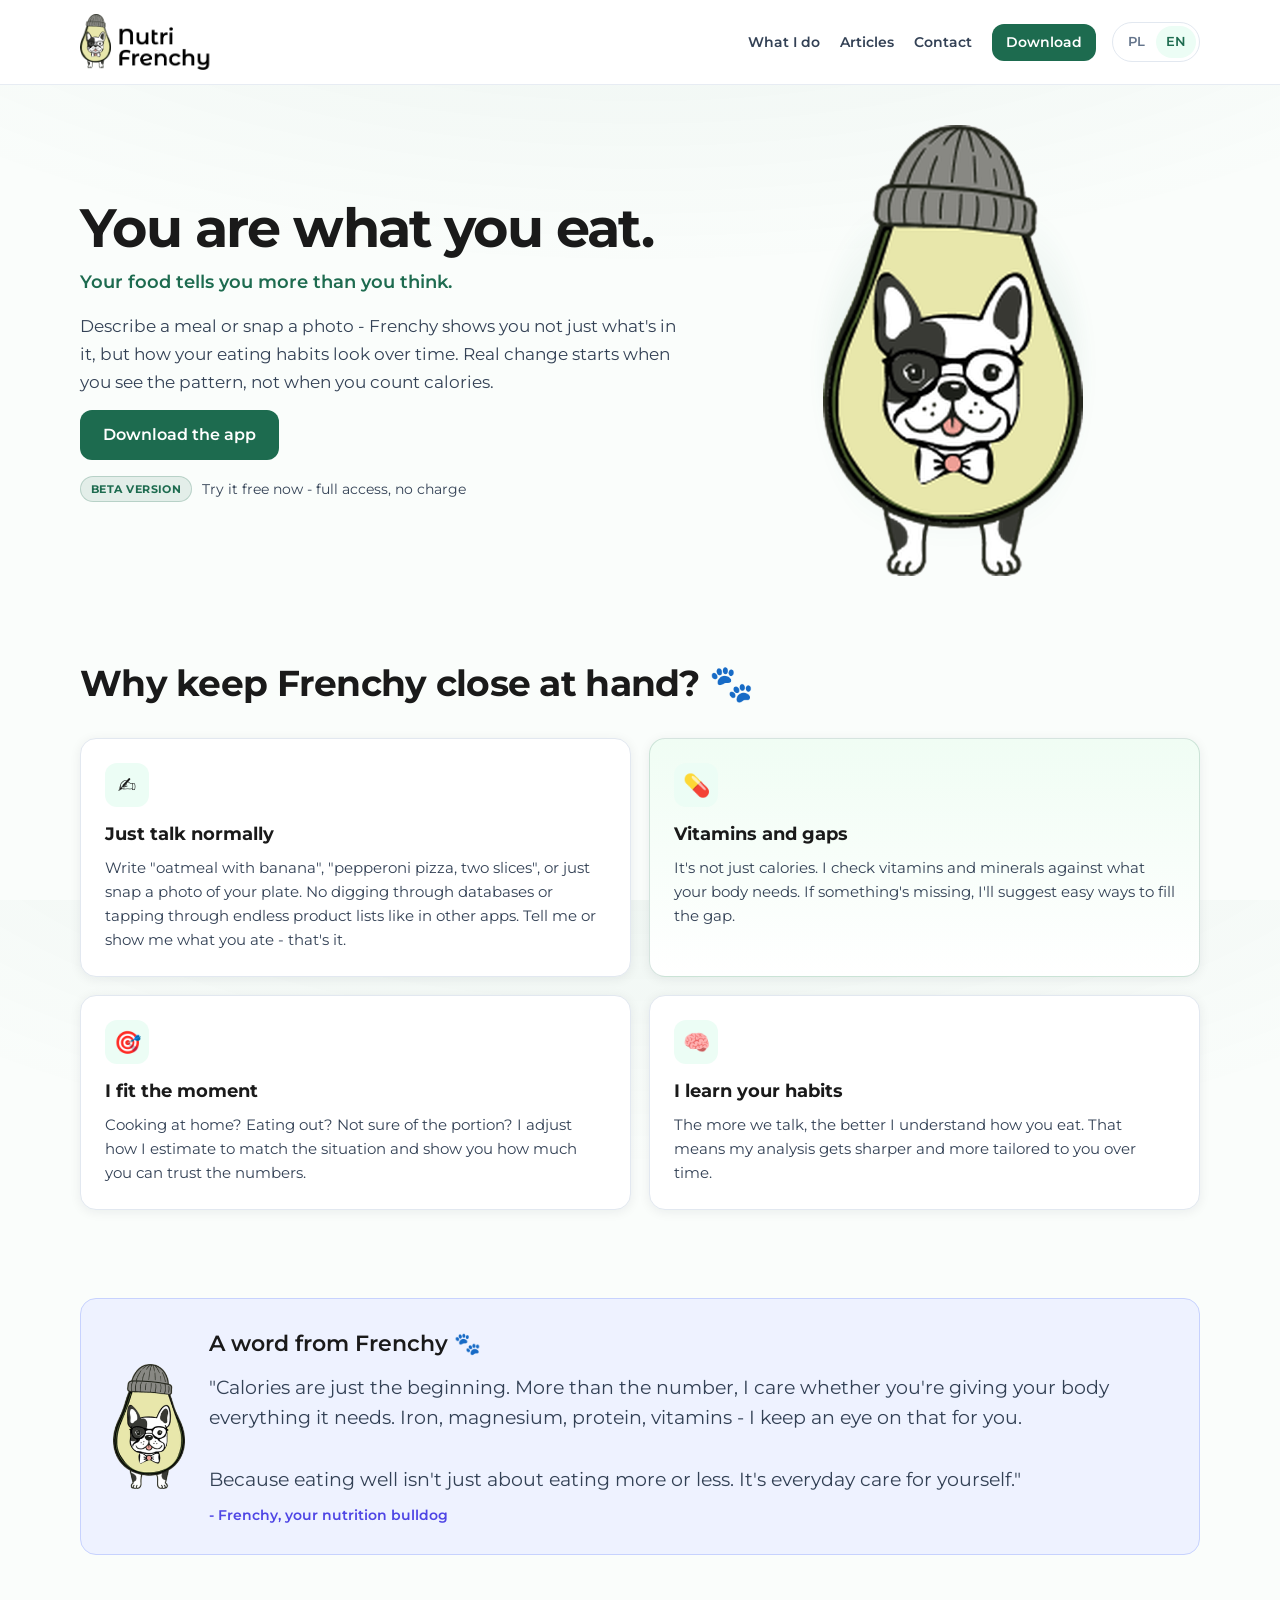
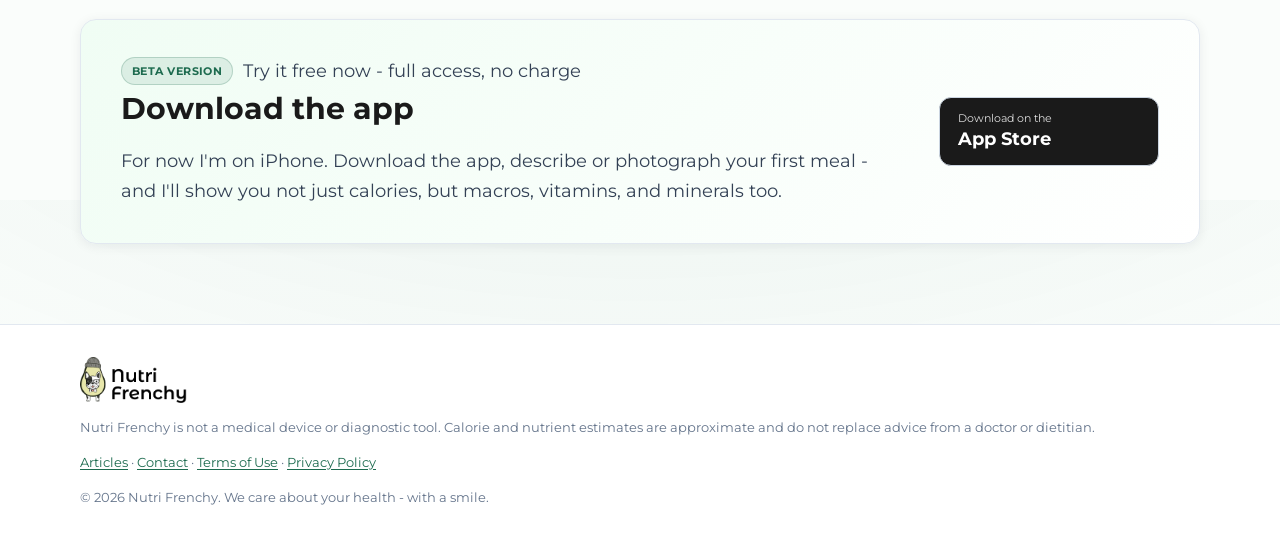
<file: index.html>
<!DOCTYPE html>
<html lang="pl">
<head>
  <meta charset="utf-8" />
  <meta name="viewport" content="width=device-width, initial-scale=1" />
  <meta name="description" content="Nutri Frenchy - aplikacja do liczenia kalorii, makroskładników, witamin i minerałów. Wpisuj posiłki tekstem i śledź niedobory prostym językiem." />
  <meta name="keywords" content="liczenie kalorii, makroskładniki, witaminy, minerały, odżywianie, dziennik posiłków, Nutri Frenchy, niedobory" />
  <meta name="author" content="Nutri Frenchy" />
  <meta name="robots" content="index, follow, max-image-preview:large, max-snippet:-1" />
  <meta name="theme-color" content="#1d6b4f" />
  <meta property="og:type" content="website" />
  <meta property="og:site_name" content="Nutri Frenchy" />
  <meta property="og:title" content="Nutri Frenchy - Twój buldog od kalorii i witamin" />
  <meta property="og:description" content="Liczenie kalorii i składników odżywczych prostym językiem. Analizuj posiłki, makro, witaminy i minerały." />
  <meta property="og:url" content="https://nutrifrenchy.org/" />
  <meta property="og:image" content="https://nutrifrenchy.org/assets/logo-wordmark.png" />
  <meta property="og:image:alt" content="Logo Nutri Frenchy" />
  <meta property="og:locale" content="pl_PL" />
  <meta property="og:locale:alternate" content="en_US" />
  <meta name="twitter:card" content="summary_large_image" />
  <meta name="twitter:title" content="Nutri Frenchy - Twój buldog od kalorii i witamin" />
  <meta name="twitter:description" content="Liczenie kalorii, makro i witamin prostym językiem." />
  <meta name="twitter:image" content="https://nutrifrenchy.org/assets/logo-wordmark.png" />
  <title>Nutri Frenchy - Twój buldog od kalorii i witamin</title>
  <link rel="canonical" href="https://nutrifrenchy.org/" />
  <link rel="alternate" hreflang="pl" href="https://nutrifrenchy.org/" />
  <link rel="alternate" hreflang="en" href="https://nutrifrenchy.org/?lang=en" />
  <link rel="alternate" hreflang="x-default" href="https://nutrifrenchy.org/" />
  <link rel="icon" href="/assets/favicon.png" type="image/png" />
  <link rel="preconnect" href="https://fonts.googleapis.com" />
  <link rel="preconnect" href="https://fonts.gstatic.com" crossorigin />
  <link href="https://fonts.googleapis.com/css2?family=Montserrat:wght@400;600;700&display=swap" rel="stylesheet" />
  <link rel="stylesheet" href="/styles.css?v=18" />
  <script type="application/ld+json">
    {
      "@context": "https://schema.org",
      "@graph": [
        {
          "@type": "WebSite",
          "name": "Nutri Frenchy",
          "url": "https://nutrifrenchy.org/",
          "inLanguage": ["pl", "en"],
          "description": "Aplikacja do analizy posiłków, kalorii, makroskładników, witamin i minerałów prostym językiem."
        },
        {
          "@type": "SoftwareApplication",
          "name": "Nutri Frenchy",
          "applicationCategory": "HealthApplication",
          "operatingSystem": "iOS",
          "description": "Dziennik posiłków z analizą kalorii, makro, witamin i minerałów. Wpisujesz posiłek tekstem - Frenchy tłumaczy go na wartości odżywcze.",
          "offers": {
            "@type": "Offer",
            "price": "0",
            "priceCurrency": "PLN"
          },
          "url": "https://nutrifrenchy.org/"
        }
      ]
    }
  </script>
</head>
<body>
  <header class="site-header">
    <div class="container header-inner">
      <a class="brand" href="#top" data-i18n-aria="a11y.home" aria-label="Nutri Frenchy - strona główna">
        <img src="/assets/logo-wordmark.png" alt="Nutri Frenchy" class="brand-logo brand-logo--wordmark" width="586" height="244" />
      </a>
      <div class="header-actions">
        <nav class="header-nav" data-i18n-aria="a11y.nav" aria-label="Nawigacja">
          <a href="/#features" data-nav="features" data-i18n="nav.features">Co potrafię</a>
          <a href="/articles" data-nav="articles" data-i18n="footer.articles">Artykuły</a>
          <a href="/contact" data-nav="contact" data-i18n="nav.contact">Kontakt</a>
          <a href="#beta" data-i18n="nav.beta" class="is-temporarily-hidden" hidden>Dołącz do rodziny</a>
          <a href="#" data-app-store-link data-nav="download" class="nav-cta" data-i18n="nav.download" target="_blank" rel="noopener noreferrer">Pobierz</a>
        </nav>
        <div class="lang-switch" role="group" data-i18n-aria="a11y.langSwitch" aria-label="Wybierz język">
          <button type="button" class="lang-btn lang-btn--active" data-lang="pl" aria-pressed="true">PL</button>
          <button type="button" class="lang-btn" data-lang="en" aria-pressed="false">EN</button>
        </div>
      </div>
    </div>
  </header>

  <main id="top">
    <section class="hero">
      <div class="container hero-grid">
        <div class="hero-copy">
          <h1 data-i18n="hero.title1">Jesteś tym, co jesz.</h1>
          <p class="hero-intro" data-i18n="hero.intro">
            Twoje jedzenie mówi więcej, niż myślisz.
          </p>
          <p class="hero-lead" data-i18n="hero.lead">
            Opisz posiłek albo zrób zdjęcie - Frenchy pokaże nie tylko co w nim jest, ale też jak Twoje nawyki żywieniowe wyglądają w czasie. Bo prawdziwa zmiana zaczyna się od zobaczenia wzorca, nie od liczenia kalorii.
          </p>
          <div class="hero-actions">
            <a class="btn btn-primary" href="#" data-app-store-link data-i18n="hero.ctaDownload" target="_blank" rel="noopener noreferrer">Pobierz aplikację</a>
            <a class="btn btn-outline is-temporarily-hidden" href="#beta" data-i18n="hero.ctaBeta" hidden>Dołącz do rodziny</a>
          </div>
          <p class="beta-promo beta-promo--hero">
            <span class="beta-badge" data-i18n="betaPromo.badge">Wersja beta</span>
            <span data-i18n="betaPromo.pitch">Testuj już teraz za darmo - pełna wersja bez opłat</span>
          </p>
        </div>
        <div class="hero-visual" aria-hidden="true">
          <div class="hero-orbit">
            <div class="mascot-glow"></div>
            <img
              src="/assets/mascot.png?v=4"
              srcset="/assets/mascot.png?v=4 1x, /assets/mascot@2x.png?v=4 2x"
              alt=""
              class="hero-mascot"
              width="519"
              height="901"
            />
          </div>
        </div>
      </div>
    </section>

    <section id="features" class="features">
      <div class="container">
        <div class="section-head">
          <h2 data-i18n="features.title">Dlaczego warto mieć Frenchy'ego pod ręką? 🐾</h2>
        </div>
        <div class="feature-grid">
          <article class="feature-card">
            <div class="feature-icon" aria-hidden="true">✍️</div>
            <h3 data-i18n="features.text.title">Mówisz po ludzku</h3>
            <p data-i18n="features.text.body">
              Napisz „owsianka z bananem”, „pizza z salami, dwa kawałki” albo po prostu zrób zdjęcie talerza. Zero przeszukiwania baz i klikania przez listy produktów jak w innych aplikacjach. Po prostu opowiedz mi albo pokaż, co zjadłeś.
            </p>
          </article>
          <article class="feature-card feature-card--highlight">
            <div class="feature-icon" aria-hidden="true">💊</div>
            <h3 data-i18n="features.vitamins.title">Witaminy i niedobory</h3>
            <p data-i18n="features.vitamins.body">
              To nie tylko kalorie. Sprawdzam witaminy, minerały i porównuję je z Twoim zapotrzebowaniem. Jeśli czegoś brakuje, podpowiem, jak łatwo uzupełnić niedobory.
            </p>
          </article>
          <article class="feature-card">
            <div class="feature-icon" aria-hidden="true">🎯</div>
            <h3 data-i18n="features.modes.title">Dopasowuję się do sytuacji</h3>
            <p data-i18n="features.modes.body">
              Gotujesz w domu? Jesz na mieście? Nie znasz dokładnej porcji? Dopasowuję sposób liczenia do sytuacji i pokazuję, jak bardzo można ufać szacunkom.
            </p>
          </article>
          <article class="feature-card">
            <div class="feature-icon" aria-hidden="true">🧠</div>
            <h3 data-i18n="features.learning.title">Poznaję Twoje nawyki</h3>
            <p data-i18n="features.learning.body">
              Im częściej rozmawiamy, tym lepiej rozumiem Twój sposób odżywiania. Dzięki temu moje analizy stają się coraz trafniejsze i bardziej dopasowane do Ciebie.
            </p>
          </article>
        </div>
      </div>
    </section>

    <section class="quote-band">
      <div class="container quote-inner">
        <img
          src="/assets/mascot.png?v=4"
          srcset="/assets/mascot.png?v=4 1x, /assets/mascot@2x.png?v=4 2x"
          alt=""
          class="quote-mascot"
          width="519"
          height="901"
          aria-hidden="true"
        />
        <div class="quote-content">
          <h2 class="quote-title" data-i18n="quote.title">Słowo od Frenchy'ego 🐾</h2>
          <blockquote>
            <p data-i18n="quote.text">
              „Kalorie to dopiero początek. Bardziej niż liczba interesuje mnie, czy dostarczasz organizmowi wszystko, czego potrzebuje. Żelazo, magnez, białko, witaminy - pilnuję tego za Ciebie.

              Bo dobre odżywianie to nie tylko mniej lub więcej kalorii. To codzienna troska o siebie.”
            </p>
            <footer data-i18n="quote.author">- Frenchy, buldog od odżywiania</footer>
          </blockquote>
        </div>
      </div>
    </section>

    <section id="beta" class="beta is-temporarily-hidden" hidden>
      <!-- Tymczasowo ukryte - przywróć: usuń class="is-temporarily-hidden" i atrybut hidden -->
      <div class="container beta-grid">
        <div class="beta-copy">
          <h2 data-i18n="beta.title">Zostań członkiem rodziny Frenchy'ego 🐾</h2>
          <p data-i18n="beta.lead1">
            Pomóż mi rozwijać Nutri Frenchy. W zamian za regularny feedback otrzymasz bezpłatny, stały dostęp do aplikacji oraz możliwość testowania wszystkich nowych funkcji przed ich oficjalną premierą.
          </p>
          <p data-i18n="beta.lead2">
            To mała społeczność osób, które od samego początku współtworzą Frenchy'ego.
          </p>
        </div>
        <form id="beta-form" class="beta-form card" novalidate>
          <label for="beta-email" data-i18n="beta.emailLabel">Twój e-mail</label>
          <input
            id="beta-email"
            name="email"
            type="email"
            inputmode="email"
            autocomplete="email"
            data-i18n-placeholder="beta.emailPlaceholder"
            placeholder="np. ty@example.com"
            required
          />
          <button type="submit" class="btn btn-primary btn-full" data-i18n="beta.submit">Dołącz do rodziny</button>
          <p id="beta-message" class="form-message" role="status" aria-live="polite"></p>
          <p class="form-note" data-i18n="beta.note">Zapisując się akceptujesz kontakt w sprawie bety. Resztę regulaminu masz w aplikacji.</p>
        </form>
      </div>
    </section>

    <section id="download" class="download">
      <div class="container download-inner card">
        <div class="download-copy">
          <p class="beta-promo beta-promo--download">
            <span class="beta-badge" data-i18n="betaPromo.badge">Wersja beta</span>
            <span data-i18n="betaPromo.pitch">Testuj już teraz za darmo - pełna wersja bez opłat</span>
          </p>
          <h2 data-i18n="download.title">Pobierz aplikację</h2>
          <p data-i18n="download.lead">
            Na początek jestem dostępny na iPhone'ach. Pobierz aplikację i opisz albo sfotografuj swój pierwszy posiłek - a ja pokażę Ci nie tylko kalorie, ale też makroskładniki, witaminy i minerały.
          </p>
        </div>
        <div class="store-buttons">
          <a id="app-store-link" class="store-btn store-btn--apple" href="#" data-app-store-link target="_blank" rel="noopener noreferrer">
            <span class="store-btn-label" data-i18n="download.storeLabel">Pobierz w</span>
            <span class="store-btn-name">App Store</span>
          </a>
        </div>
      </div>
    </section>
  </main>

  <footer class="site-footer">
    <div class="container footer-inner">
      <img src="/assets/logo-wordmark.png" alt="Nutri Frenchy" class="footer-logo" width="586" height="244" />
      <p class="footer-disclaimer" data-i18n="footer.disclaimer">
        Nutri Frenchy nie jest urządzeniem medycznym ani narzędziem diagnostycznym.
        Szacunki kaloryczności i składu odżywczego mają charakter orientacyjny
        i nie zastępują porady lekarza ani dietetyka.
      </p>
      <p class="footer-copy">
        <a class="footer-link" href="/articles" data-i18n="footer.articles">Artykuły</a>
        ·
        <a class="footer-link" href="/contact" data-i18n="footer.contact">Kontakt</a>
        ·
        <a class="footer-link" href="/terms" data-i18n="footer.terms">Regulamin</a>
        ·
        <a class="footer-link" href="/privacy" data-i18n="footer.privacy">Polityka prywatności</a>
      </p>
      <p class="footer-copy">© <span id="year"></span> Nutri Frenchy. <span data-i18n="footer.copy">Dbamy o Twoje zdrowie - z uśmiechem.</span></p>
    </div>
  </footer>

  <script src="/config.js"></script>
  <script src="/i18n.js?v=21"></script>
  <script src="/site-chrome.js"></script>
  <script src="/app.js?v=9"></script>
</body>
</html>
</file>
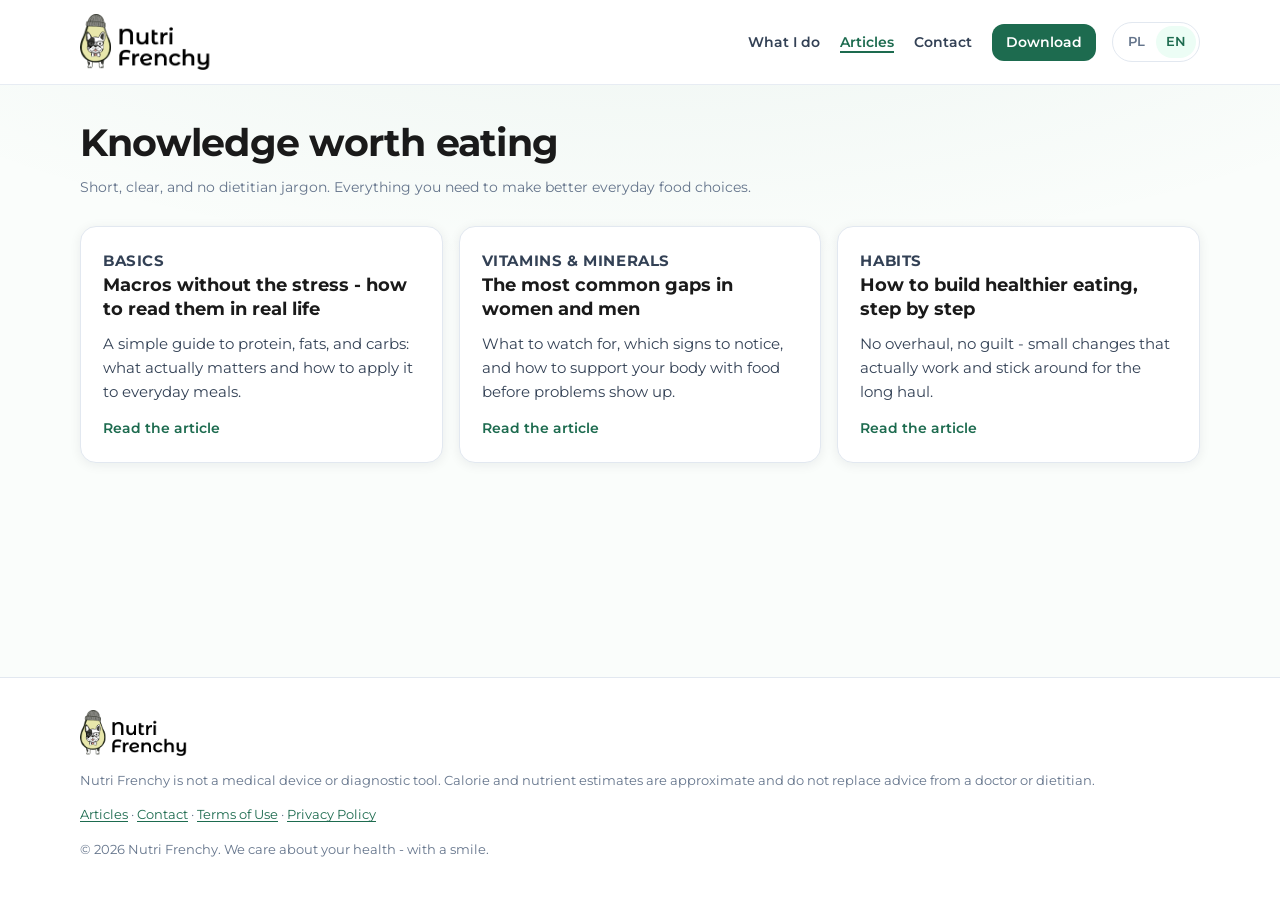
<file: articles/index.html>
<!DOCTYPE html>
<html lang="pl">
<head>
  <meta charset="utf-8" />
  <meta name="viewport" content="width=device-width, initial-scale=1" />
  <title>Wiedza, którą warto zjeść - Nutri Frenchy</title>
  <meta name="description" content="Artykuły Nutri Frenchy o makroskładnikach, witaminach, minerałach i zdrowych nawykach żywieniowych. Krótko, konkretnie i prostym językiem." />
  <meta name="robots" content="index, follow" />
  <link rel="canonical" href="https://nutrifrenchy.org/articles" />
  <meta property="og:type" content="website" />
  <meta property="og:title" content="Wiedza, którą warto zjeść - Nutri Frenchy" />
  <meta property="og:description" content="Makroskładniki, niedobory witamin i minerałów oraz zdrowe nawyki - bez dietetycznego żargonu." />
  <meta property="og:url" content="https://nutrifrenchy.org/articles" />
  <meta property="og:image" content="https://nutrifrenchy.org/assets/logo-wordmark.png" />
  <link rel="icon" href="/assets/favicon.png" type="image/png" />
  <link rel="preconnect" href="https://fonts.googleapis.com" />
  <link rel="preconnect" href="https://fonts.gstatic.com" crossorigin />
  <link href="https://fonts.googleapis.com/css2?family=Montserrat:wght@400;600;700&display=swap" rel="stylesheet" />
  <link rel="stylesheet" href="/styles.css?v=17" />
  <script type="application/ld+json">
    {
      "@context": "https://schema.org",
      "@type": "CollectionPage",
      "name": "Wiedza, którą warto zjeść - Nutri Frenchy",
      "url": "https://nutrifrenchy.org/articles",
      "description": "Artykuły o odżywianiu, makroskładnikach, witaminach i zdrowych nawykach.",
      "isPartOf": {
        "@type": "WebSite",
        "name": "Nutri Frenchy",
        "url": "https://nutrifrenchy.org/"
      },
      "mainEntity": {
        "@type": "ItemList",
        "itemListElement": [
          {
            "@type": "ListItem",
            "position": 1,
            "url": "https://nutrifrenchy.org/articles/makroskladniki-bez-stresu",
            "name": "Makroskładniki bez stresu"
          },
          {
            "@type": "ListItem",
            "position": 2,
            "url": "https://nutrifrenchy.org/articles/niedobory-witamin-i-mineralow",
            "name": "Najczęstsze niedobory witamin i minerałów"
          },
          {
            "@type": "ListItem",
            "position": 3,
            "url": "https://nutrifrenchy.org/articles/zdrowe-odzywianie-krok-po-kroku",
            "name": "Zdrowe odżywianie krok po kroku"
          }
        ]
      }
    }
  </script>
</head>
<body>
  <header class="site-header">
    <div class="container header-inner">
      <a class="brand" href="/" data-i18n-aria="a11y.home" aria-label="Nutri Frenchy - strona główna">
        <img src="/assets/logo-wordmark.png" alt="Nutri Frenchy" class="brand-logo brand-logo--wordmark" width="586" height="244" />
      </a>
      <div class="header-actions">
        <nav class="header-nav" data-i18n-aria="a11y.nav" aria-label="Nawigacja">
          <a href="/#features" data-nav="features" data-i18n="nav.features">Co potrafię</a>
          <a href="/articles" data-nav="articles" data-i18n="footer.articles">Artykuły</a>
          <a href="/contact" data-nav="contact" data-i18n="nav.contact">Kontakt</a>
          <a href="#" data-app-store-link data-nav="download" class="nav-cta" data-i18n="nav.download" target="_blank" rel="noopener noreferrer">Pobierz</a>
        </nav>
        <div class="lang-switch" role="group" data-i18n-aria="a11y.langSwitch" aria-label="Wybierz język">
          <button type="button" class="lang-btn lang-btn--active" data-lang="pl" aria-pressed="true">PL</button>
          <button type="button" class="lang-btn" data-lang="en" aria-pressed="false">EN</button>
        </div>
      </div>
    </div>
  </header>

  <main class="article-page">
    <div class="container">
      <header class="article-hero">
        <h1 data-i18n="articles.title">Wiedza, którą warto zjeść</h1>
        <p class="article-meta" data-i18n="articles.lead">Krótko, konkretnie i bez dietetycznego żargonu. Wszystko po to, żeby łatwiej podejmować dobre decyzje na co dzień.</p>
      </header>

      <div class="article-grid">
        <article class="article-card">
          <p class="article-kicker" data-i18n="articles.item1.kicker">Podstawy</p>
          <h3>
            <a href="/articles/makroskladniki-bez-stresu" data-i18n="articles.item1.title">Makroskładniki bez stresu - jak je czytać w praktyce</a>
          </h3>
          <p data-i18n="articles.item1.body">Prosty przewodnik po białku, tłuszczach i węglowodanach: co jest ważne i jak przełożyć to na codzienne posiłki.</p>
          <a class="article-link" href="/articles/makroskladniki-bez-stresu" data-i18n="articles.readMore">Czytaj artykuł</a>
        </article>
        <article class="article-card">
          <p class="article-kicker" data-i18n="articles.item2.kicker">Witaminy i minerały</p>
          <h3>
            <a href="/articles/niedobory-witamin-i-mineralow" data-i18n="articles.item2.title">Najczęstsze niedobory u kobiet i mężczyzn</a>
          </h3>
          <p data-i18n="articles.item2.body">Na co zwracać uwagę, jakie sygnały obserwować i jak wspierać organizm jedzeniem, zanim pojawi się problem.</p>
          <a class="article-link" href="/articles/niedobory-witamin-i-mineralow" data-i18n="articles.readMore">Czytaj artykuł</a>
        </article>
        <article class="article-card">
          <p class="article-kicker" data-i18n="articles.item3.kicker">Nawyki</p>
          <h3>
            <a href="/articles/zdrowe-odzywianie-krok-po-kroku" data-i18n="articles.item3.title">Jak budować zdrowe odżywianie krok po kroku</a>
          </h3>
          <p data-i18n="articles.item3.body">Bez rewolucji i bez wyrzutów sumienia - małe zmiany, które realnie działają i zostają na dłużej.</p>
          <a class="article-link" href="/articles/zdrowe-odzywianie-krok-po-kroku" data-i18n="articles.readMore">Czytaj artykuł</a>
        </article>
      </div>
    </div>
  </main>

  <footer class="site-footer">
    <div class="container footer-inner">
      <img src="/assets/logo-wordmark.png" alt="Nutri Frenchy" class="footer-logo" width="586" height="244" />
      <p class="footer-disclaimer" data-i18n="footer.disclaimer">
        Nutri Frenchy nie jest urządzeniem medycznym ani narzędziem diagnostycznym.
        Szacunki kaloryczności i składu odżywczego mają charakter orientacyjny
        i nie zastępują porady lekarza ani dietetyka.
      </p>
      <p class="footer-copy">
        <a class="footer-link" href="/articles" data-i18n="footer.articles">Artykuły</a>
        ·
        <a class="footer-link" href="/contact" data-i18n="footer.contact">Kontakt</a>
        ·
        <a class="footer-link" href="/terms" data-i18n="footer.terms">Regulamin</a>
        ·
        <a class="footer-link" href="/privacy" data-i18n="footer.privacy">Polityka prywatności</a>
      </p>
      <p class="footer-copy">© <span id="year"></span> Nutri Frenchy. <span data-i18n="footer.copy">Dbamy o Twoje zdrowie - z uśmiechem.</span></p>
    </div>
  </footer>

  <script src="/config.js"></script>
  <script src="/i18n.js?v=21"></script>
  <script src="/site-chrome.js"></script>
  <script src="/app.js?v=9"></script>
</body>
</html>
</file>
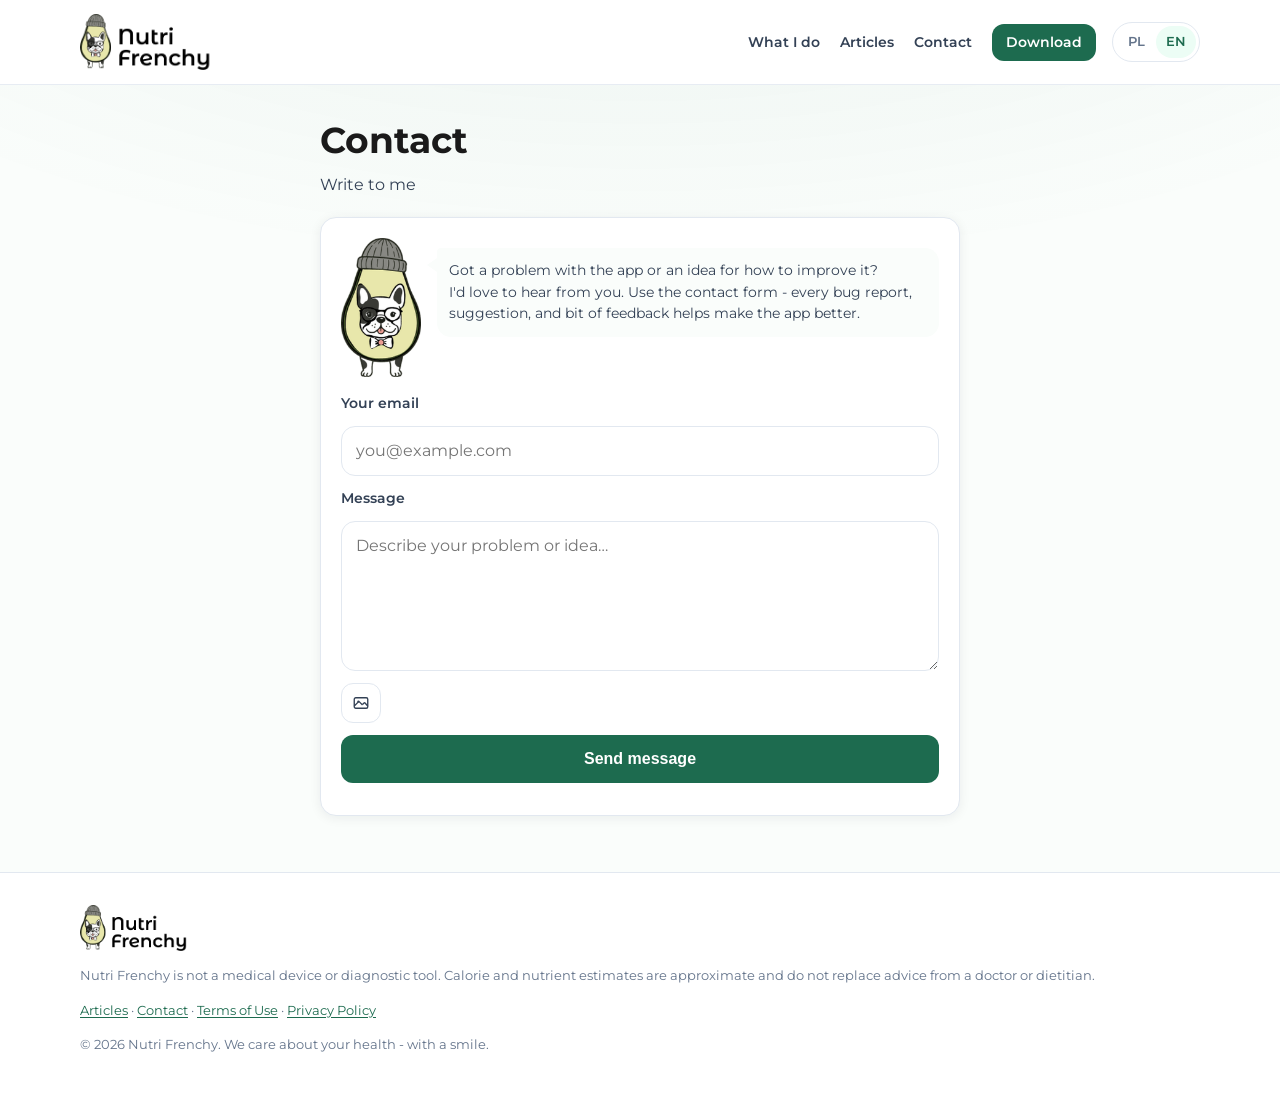
<file: contact/index.html>
<!DOCTYPE html>
<html lang="pl">
<head>
  <meta charset="utf-8" />
  <meta name="viewport" content="width=device-width, initial-scale=1" />
  <title>Kontakt - Nutri Frenchy</title>
  <meta name="description" content="Napisz do Nutri Frenchy. Zgłoś problem, pomysł lub opinię." />
  <link rel="canonical" href="https://nutrifrenchy.org/contact" />
  <link rel="icon" href="/assets/favicon.png" type="image/png" />
  <link rel="preconnect" href="https://fonts.googleapis.com" />
  <link rel="preconnect" href="https://fonts.gstatic.com" crossorigin />
  <link href="https://fonts.googleapis.com/css2?family=Montserrat:wght@400;600;700&display=swap" rel="stylesheet" />
  <link rel="stylesheet" href="/styles.css?v=17" />
</head>
<body data-contact-page>
  <header class="site-header">
    <div class="container header-inner">
      <a class="brand" href="/" data-i18n-aria="a11y.home" aria-label="Nutri Frenchy - strona główna">
        <img src="/assets/logo-wordmark.png" alt="Nutri Frenchy" class="brand-logo brand-logo--wordmark" width="586" height="244" />
      </a>
      <div class="header-actions">
        <nav class="header-nav" data-i18n-aria="a11y.nav" aria-label="Nawigacja">
          <a href="/#features" data-nav="features" data-i18n="nav.features">Co potrafię</a>
          <a href="/articles" data-nav="articles" data-i18n="footer.articles">Artykuły</a>
          <a href="/contact" data-nav="contact" data-i18n="nav.contact">Kontakt</a>
          <a href="#" data-app-store-link data-nav="download" class="nav-cta" data-i18n="nav.download" target="_blank" rel="noopener noreferrer">Pobierz</a>
        </nav>
        <div class="lang-switch" role="group" data-i18n-aria="a11y.langSwitch" aria-label="Wybierz język">
          <button type="button" class="lang-btn lang-btn--active" data-lang="pl" aria-pressed="true">PL</button>
          <button type="button" class="lang-btn" data-lang="en" aria-pressed="false">EN</button>
        </div>
      </div>
    </div>
  </header>

  <main class="contact-page">
    <div class="container contact-layout">
      <header class="contact-header">
        <h1 data-i18n="contact.title">Kontakt</h1>
        <p class="contact-subtitle" data-i18n="contact.subtitle">Napisz do mnie</p>
      </header>

      <div id="contact-success" class="contact-success card" hidden>
        <span class="contact-success-icon" aria-hidden="true">✓</span>
        <p data-i18n="contact.success">Dziękuję! Twoja wiadomość dotarła do mnie.</p>
      </div>

      <form id="contact-form" class="contact-form card" novalidate>
        <div class="contact-speech-row">
          <img src="/assets/mascot.png" srcset="/assets/mascot@2x.png 2x" alt="" class="contact-mascot" width="80" height="139" />
          <div class="contact-bubble-wrap">
            <div class="contact-bubble-tail" aria-hidden="true"></div>
            <div class="contact-bubble">
              <p data-i18n="contact.mascotSpeech">Masz problem z aplikacją lub pomysł, jak ją ulepszyć?</p>
            </div>
          </div>
        </div>

        <label for="contact-email" data-i18n="contact.emailLabel">Twój e-mail</label>
        <input
          id="contact-email"
          name="email"
          type="email"
          inputmode="email"
          autocomplete="email"
          required
          data-i18n-placeholder="contact.emailPlaceholder"
          placeholder="np. ty@example.com"
        />

        <label for="contact-message" data-i18n="contact.messageLabel">Wiadomość</label>
        <textarea
          id="contact-message"
          name="message"
          rows="5"
          maxlength="4000"
          required
          data-i18n-placeholder="contact.messagePlaceholder"
          placeholder="Opisz swój problem lub pomysł…"
        ></textarea>

        <input id="contact-image-input" type="file" accept="image/jpeg,image/png,image/webp,image/gif" hidden />

        <div id="contact-image-toolbar" class="contact-image-toolbar">
          <button type="button" class="contact-icon-btn" id="contact-image-add" data-i18n-aria="contact.addImage" aria-label="Dodaj zdjęcie" title="Dodaj zdjęcie">
            <svg viewBox="0 0 24 24" fill="none" stroke="currentColor" stroke-width="1.8" aria-hidden="true">
              <rect x="3" y="5" width="18" height="14" rx="2"></rect>
              <circle cx="8.5" cy="10" r="1.5" fill="currentColor" stroke="none"></circle>
              <path d="M3 16l5.5-5.5a1 1 0 0 1 1.4 0L14 14.6"></path>
              <path d="M14 14l2-2a1 1 0 0 1 1.4 0L21 16"></path>
            </svg>
          </button>
        </div>

        <div id="contact-image-preview" class="contact-image-preview" hidden>
          <img id="contact-image-thumb" alt="" />
          <div class="contact-image-actions">
            <button type="button" class="contact-icon-btn" id="contact-image-change" data-i18n-aria="contact.changeImage" aria-label="Zmień zdjęcie" title="Zmień zdjęcie">
              <svg viewBox="0 0 24 24" fill="none" stroke="currentColor" stroke-width="1.8" aria-hidden="true">
                <path d="M4 20h4l10.5-10.5a2.1 2.1 0 0 0-3-3L5 17v3z"></path>
                <path d="M13.5 6.5l3 3"></path>
              </svg>
            </button>
            <button type="button" class="contact-icon-btn contact-icon-btn--danger" id="contact-image-remove" data-i18n-aria="contact.removeImage" aria-label="Usuń" title="Usuń">
              <svg viewBox="0 0 24 24" fill="none" stroke="currentColor" stroke-width="1.8" aria-hidden="true">
                <path d="M4 7h16"></path>
                <path d="M9 7V5h6v2"></path>
                <path d="M8 7l1 12h6l1-12"></path>
              </svg>
            </button>
          </div>
        </div>

        <button type="submit" class="btn btn-primary btn-full" id="contact-submit" data-i18n="contact.send">Wyślij wiadomość</button>
        <p id="contact-message-status" class="form-message" role="status" aria-live="polite"></p>
      </form>
    </div>
  </main>

  <footer class="site-footer">
    <div class="container footer-inner">
      <img src="/assets/logo-wordmark.png" alt="Nutri Frenchy" class="footer-logo" width="586" height="244" />
      <p class="footer-disclaimer" data-i18n="footer.disclaimer">
        Nutri Frenchy nie jest urządzeniem medycznym ani narzędziem diagnostycznym.
        Szacunki kaloryczności i składu odżywczego mają charakter orientacyjny
        i nie zastępują porady lekarza ani dietetyka.
      </p>
      <p class="footer-copy">
        <a class="footer-link" href="/articles" data-i18n="footer.articles">Artykuły</a>
        ·
        <a class="footer-link" href="/contact" data-i18n="footer.contact">Kontakt</a>
        ·
        <a class="footer-link" href="/terms" data-i18n="footer.terms">Regulamin</a>
        ·
        <a class="footer-link" href="/privacy" data-i18n="footer.privacy">Polityka prywatności</a>
      </p>
      <p class="footer-copy">© <span id="year"></span> Nutri Frenchy. <span data-i18n="footer.copy">Dbamy o Twoje zdrowie - z uśmiechem.</span></p>
    </div>
  </footer>

  <script src="/config.js?v=3"></script>
  <script>
    window.LANDING_CONFIG = Object.assign({}, window.LANDING_CONFIG, {
      apiBaseUrl:
        (window.LANDING_CONFIG?.apiBaseUrl || "").trim() ||
        "https://heroic-simplicity-production.up.railway.app",
    });
  </script>
  <script src="/i18n.js?v=21"></script>
  <script src="/site-chrome.js"></script>
  <script src="/contact.js?v=5"></script>
</body>
</html>
</file>
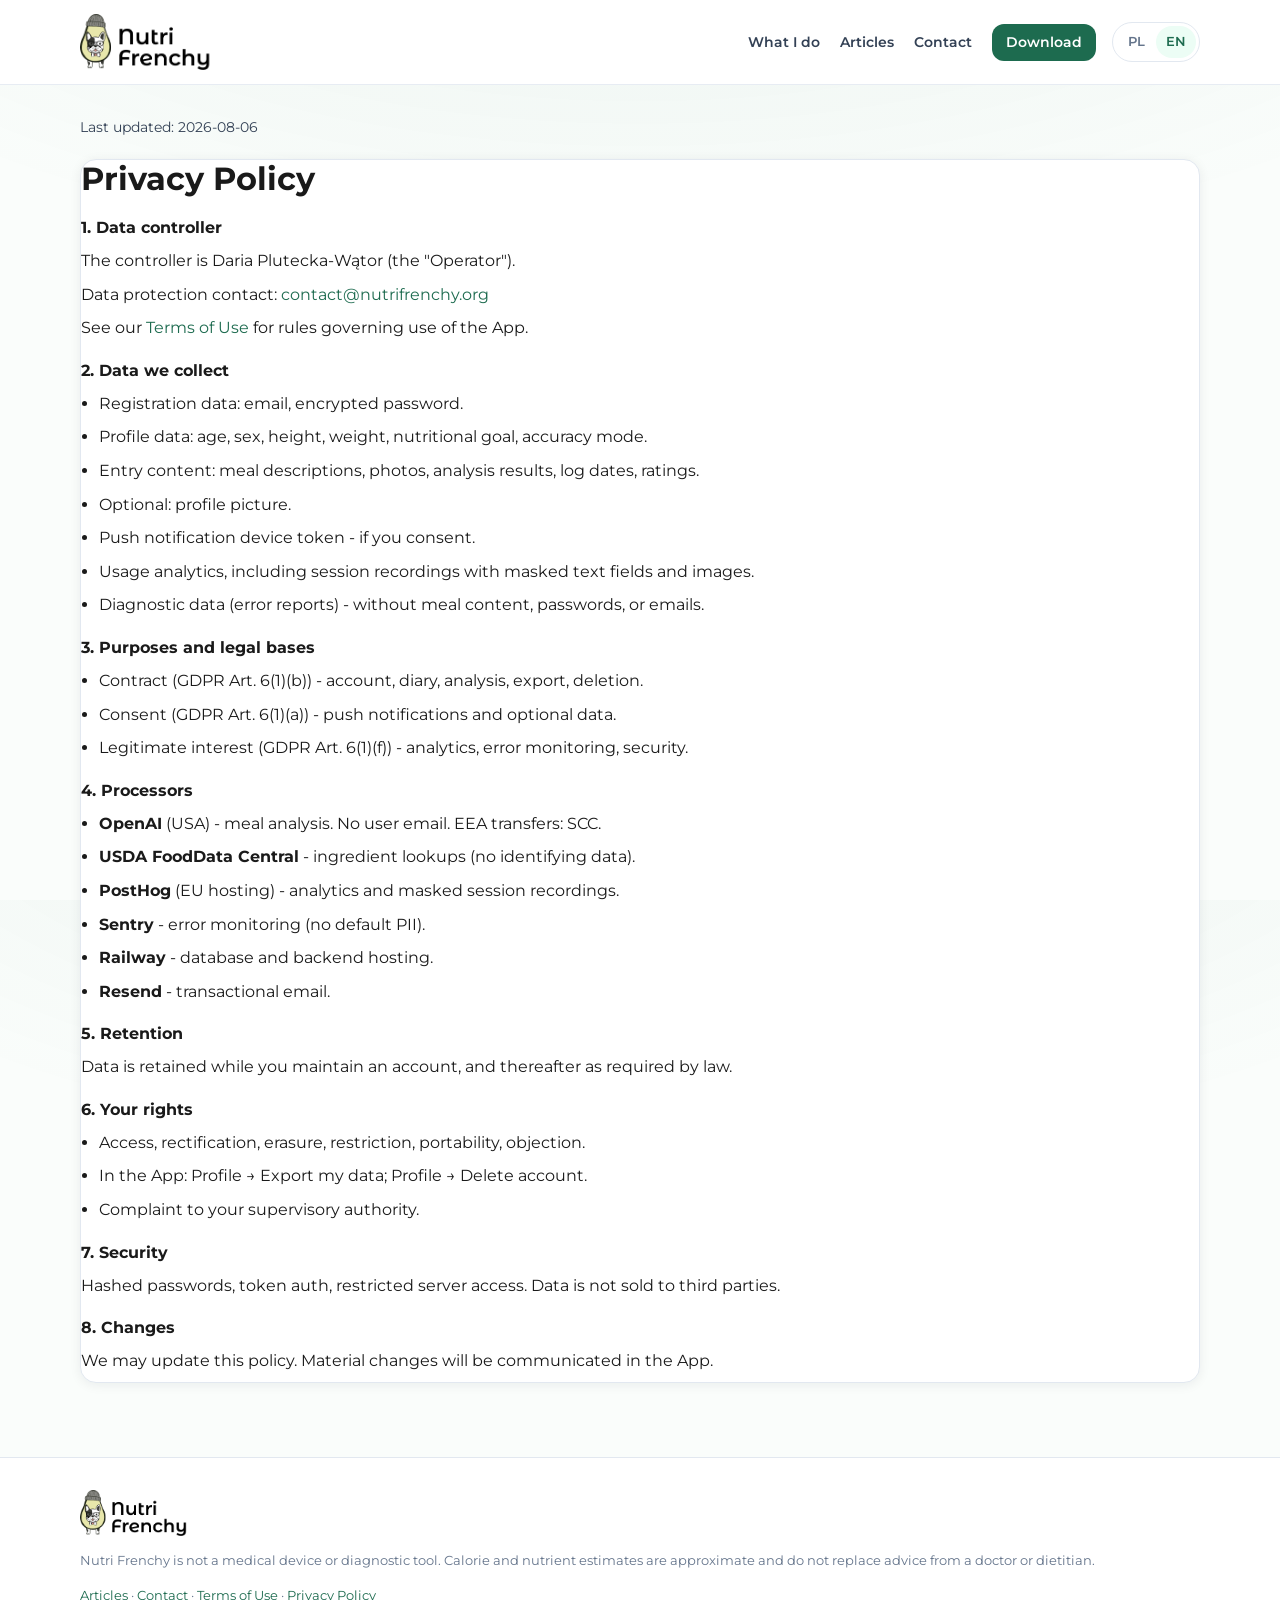
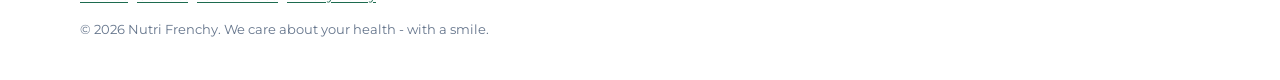
<file: privacy/index.html>
<!DOCTYPE html>
<html lang="pl">
<head>
  <meta charset="utf-8" />
  <meta name="viewport" content="width=device-width, initial-scale=1" />
  <title>Nutri Frenchy - Polityka prywatności</title>
  <meta
    name="description"
    content="Polityka prywatności aplikacji Nutri Frenchy. Informacje o przetwarzaniu danych osobowych."
  />
  <link rel="canonical" href="https://nutrifrenchy.org/privacy" />
  <link rel="icon" href="/assets/favicon.png" type="image/png" />
  <link rel="preconnect" href="https://fonts.googleapis.com" />
  <link rel="preconnect" href="https://fonts.gstatic.com" crossorigin />
  <link href="https://fonts.googleapis.com/css2?family=Montserrat:wght@400;600;700&display=swap" rel="stylesheet" />
  <link rel="stylesheet" href="/styles.css?v=17" />
</head>
<body data-legal-page="privacy">
  <header class="site-header">
    <div class="container header-inner">
      <a class="brand" href="/" data-i18n-aria="a11y.home" aria-label="Nutri Frenchy - strona główna">
        <img src="/assets/logo-wordmark.png" alt="Nutri Frenchy" class="brand-logo brand-logo--wordmark" width="586" height="244" />
      </a>
      <div class="header-actions">
        <nav class="header-nav" data-i18n-aria="a11y.nav" aria-label="Nawigacja">
          <a href="/#features" data-nav="features" data-i18n="nav.features">Co potrafię</a>
          <a href="/articles" data-nav="articles" data-i18n="footer.articles">Artykuły</a>
          <a href="/contact" data-nav="contact" data-i18n="nav.contact">Kontakt</a>
          <a href="#" data-app-store-link data-nav="download" class="nav-cta" data-i18n="nav.download" target="_blank" rel="noopener noreferrer">Pobierz</a>
        </nav>
        <div class="lang-switch" role="group" data-i18n-aria="a11y.langSwitch" aria-label="Wybierz język">
          <button type="button" class="lang-btn lang-btn--active" data-lang="pl" aria-pressed="true">PL</button>
          <button type="button" class="lang-btn" data-lang="en" aria-pressed="false">EN</button>
        </div>
      </div>
    </div>
  </header>

  <main class="legal-page">
    <div class="container">
      <header class="legal-header">
        <p class="legal-stamp" data-i18n="legal.lastUpdated">Ostatnia aktualizacja: 2026-08-06</p>
      </header>

    <section class="card legal-card" data-lang-section="pl">
      <h1 data-i18n="legal.privacyTitle">Polityka prywatności</h1>

      <h3>1. Administrator danych</h3>
      <p>Administratorem danych osobowych przetwarzanych w aplikacji Nutri Frenchy jest Daria Plutecka-Wątor („Operator").</p>
      <p>Kontakt w sprawach ochrony danych: <a href="mailto:contact@nutrifrenchy.org">contact@nutrifrenchy.org</a></p>
      <p>Szczegółowe zasady korzystania z Aplikacji określa <a href="/terms">Regulamin</a>.</p>

      <h3>2. Jakie dane zbieramy</h3>
      <ul>
        <li>Dane rejestracyjne: adres e-mail, hasło (zaszyfrowane).</li>
        <li>Dane profilu: wiek, płeć, wzrost, waga, cel żywieniowy, preferowany tryb szacowania.</li>
        <li>Treść wpisów: opisy posiłków, zdjęcia posiłków i etykiet, wyniki analizy, daty logowania, oceny trafności.</li>
        <li>Opcjonalnie: zdjęcie profilowe.</li>
        <li>Token urządzenia do powiadomień push - jeśli wyrazisz zgodę na ich otrzymywanie.</li>
        <li>Dane analityczne, w tym nagrania sesji z zamaskowanymi polami tekstowymi i obrazami.</li>
        <li>Dane diagnostyczne (raporty błędów) - bez treści posiłków, haseł ani adresów e-mail.</li>
      </ul>

      <h3>3. Cele i podstawy prawne</h3>
      <ul>
        <li>Wykonanie umowy (art. 6 ust. 1 lit. b RODO) - konto, dziennik, analiza, eksport i usunięcie danych.</li>
        <li>Zgoda (art. 6 ust. 1 lit. a RODO) - powiadomienia push i dane opcjonalne.</li>
        <li>Prawnie uzasadniony interes (art. 6 ust. 1 lit. f RODO) - analityka, monitorowanie błędów, bezpieczeństwo.</li>
      </ul>

      <h3>4. Podmioty przetwarzające</h3>
      <ul>
        <li><strong>OpenAI</strong> (USA) - analiza opisów posiłków i zdjęć. Bez adresu e-mail użytkownika. Transfer poza EOG: SCC.</li>
        <li><strong>USDA FoodData Central</strong> - wyszukiwanie wartości odżywczych składników (bez danych identyfikujących).</li>
        <li><strong>PostHog</strong> (hosting UE) - analityka i nagrania sesji z maskowaniem wrażliwych pól.</li>
        <li><strong>Sentry</strong> - monitorowanie błędów aplikacji (bez domyślnego PII).</li>
        <li><strong>Railway</strong> - hosting bazy danych i backendu.</li>
        <li><strong>Resend</strong> - wiadomości e-mail transakcyjne.</li>
      </ul>

      <h3>5. Okres przechowywania</h3>
      <p>Dane przechowujemy przez czas posiadania konta oraz - po usunięciu - przez okres wymagany przepisami prawa.</p>

      <h3>6. Twoje prawa</h3>
      <ul>
        <li>Dostęp, sprostowanie, usunięcie, ograniczenie, przenoszenie, sprzeciw wobec przetwarzania.</li>
        <li>W aplikacji: Profil → Eksportuj moje dane; Profil → Usuń konto.</li>
        <li>Skarga do Prezesa UODO lub właściwego organu nadzorczego.</li>
      </ul>

      <h3>7. Bezpieczeństwo</h3>
      <p>Stosujemy szyfrowane hasła, uwierzytelnianie tokenami i ograniczony dostęp do serwerów. Dane nie są sprzedawane podmiotom trzecim.</p>

      <h3>8. Zmiany polityki</h3>
      <p>Możemy aktualizować niniejszą politykę. O istotnych zmianach poinformujemy w Aplikacji.</p>
    </section>

    <section class="card legal-card" data-lang-section="en" hidden>
      <h1 data-i18n="legal.privacyTitle">Privacy Policy</h1>

      <h3>1. Data controller</h3>
      <p>The controller is Daria Plutecka-Wątor (the "Operator").</p>
      <p>Data protection contact: <a href="mailto:contact@nutrifrenchy.org">contact@nutrifrenchy.org</a></p>
      <p>See our <a href="/terms">Terms of Use</a> for rules governing use of the App.</p>

      <h3>2. Data we collect</h3>
      <ul>
        <li>Registration data: email, encrypted password.</li>
        <li>Profile data: age, sex, height, weight, nutritional goal, accuracy mode.</li>
        <li>Entry content: meal descriptions, photos, analysis results, log dates, ratings.</li>
        <li>Optional: profile picture.</li>
        <li>Push notification device token - if you consent.</li>
        <li>Usage analytics, including session recordings with masked text fields and images.</li>
        <li>Diagnostic data (error reports) - without meal content, passwords, or emails.</li>
      </ul>

      <h3>3. Purposes and legal bases</h3>
      <ul>
        <li>Contract (GDPR Art. 6(1)(b)) - account, diary, analysis, export, deletion.</li>
        <li>Consent (GDPR Art. 6(1)(a)) - push notifications and optional data.</li>
        <li>Legitimate interest (GDPR Art. 6(1)(f)) - analytics, error monitoring, security.</li>
      </ul>

      <h3>4. Processors</h3>
      <ul>
        <li><strong>OpenAI</strong> (USA) - meal analysis. No user email. EEA transfers: SCC.</li>
        <li><strong>USDA FoodData Central</strong> - ingredient lookups (no identifying data).</li>
        <li><strong>PostHog</strong> (EU hosting) - analytics and masked session recordings.</li>
        <li><strong>Sentry</strong> - error monitoring (no default PII).</li>
        <li><strong>Railway</strong> - database and backend hosting.</li>
        <li><strong>Resend</strong> - transactional email.</li>
      </ul>

      <h3>5. Retention</h3>
      <p>Data is retained while you maintain an account, and thereafter as required by law.</p>

      <h3>6. Your rights</h3>
      <ul>
        <li>Access, rectification, erasure, restriction, portability, objection.</li>
        <li>In the App: Profile → Export my data; Profile → Delete account.</li>
        <li>Complaint to your supervisory authority.</li>
      </ul>

      <h3>7. Security</h3>
      <p>Hashed passwords, token auth, restricted server access. Data is not sold to third parties.</p>

      <h3>8. Changes</h3>
      <p>We may update this policy. Material changes will be communicated in the App.</p>
    </section>
    </div>
  </main>

  <footer class="site-footer">
    <div class="container footer-inner">
      <img src="/assets/logo-wordmark.png" alt="Nutri Frenchy" class="footer-logo" width="586" height="244" />
      <p class="footer-disclaimer" data-i18n="footer.disclaimer">
        Nutri Frenchy nie jest urządzeniem medycznym ani narzędziem diagnostycznym.
        Szacunki kaloryczności i składu odżywczego mają charakter orientacyjny
        i nie zastępują porady lekarza ani dietetyka.
      </p>
      <p class="footer-copy">
        <a class="footer-link" href="/articles" data-i18n="footer.articles">Artykuły</a>
        ·
        <a class="footer-link" href="/contact" data-i18n="footer.contact">Kontakt</a>
        ·
        <a class="footer-link" href="/terms" data-i18n="footer.terms">Regulamin</a>
        ·
        <a class="footer-link" href="/privacy" data-i18n="footer.privacy">Polityka prywatności</a>
      </p>
      <p class="footer-copy">© <span id="year"></span> Nutri Frenchy. <span data-i18n="footer.copy">Dbamy o Twoje zdrowie - z uśmiechem.</span></p>
    </div>
  </footer>
  <script src="/config.js"></script>
  <script src="/i18n.js?v=21"></script>
  <script src="/site-chrome.js"></script>
  <script src="/legal.js"></script>
</body>
</html>
</file>
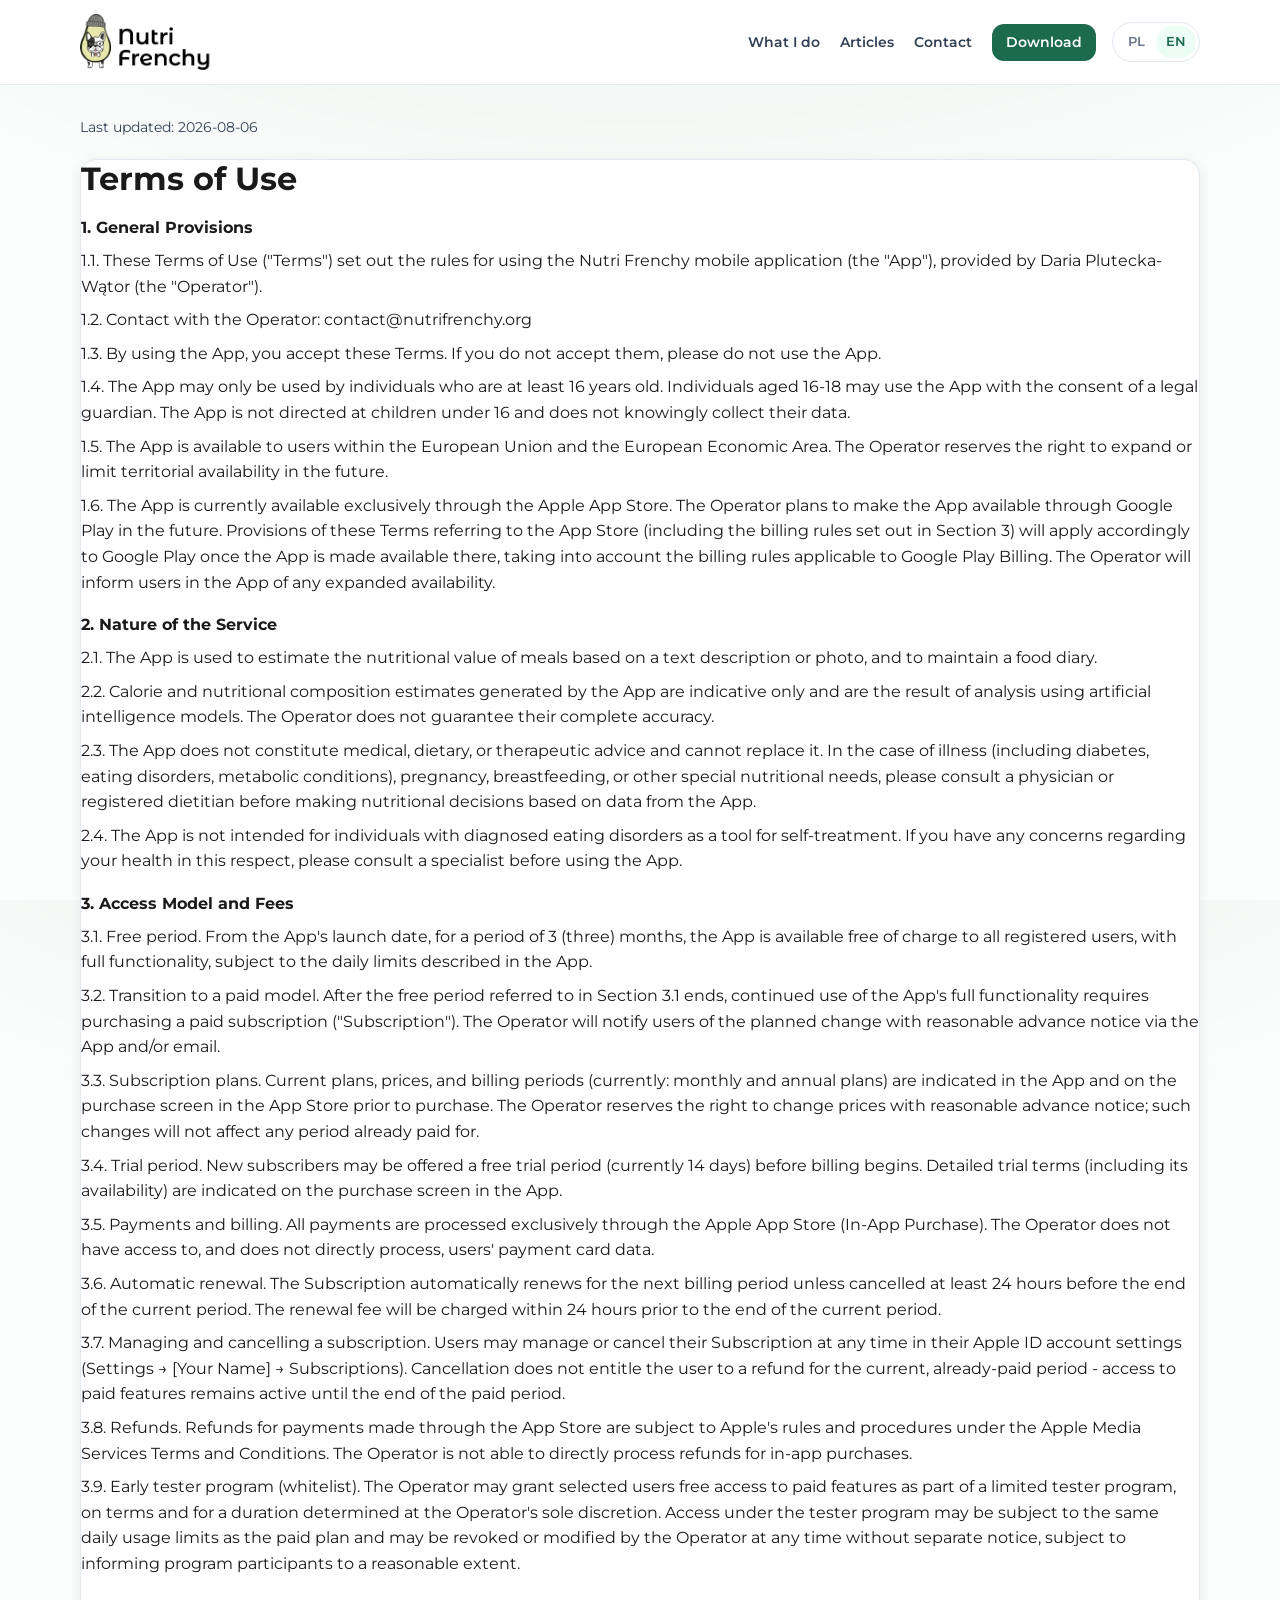
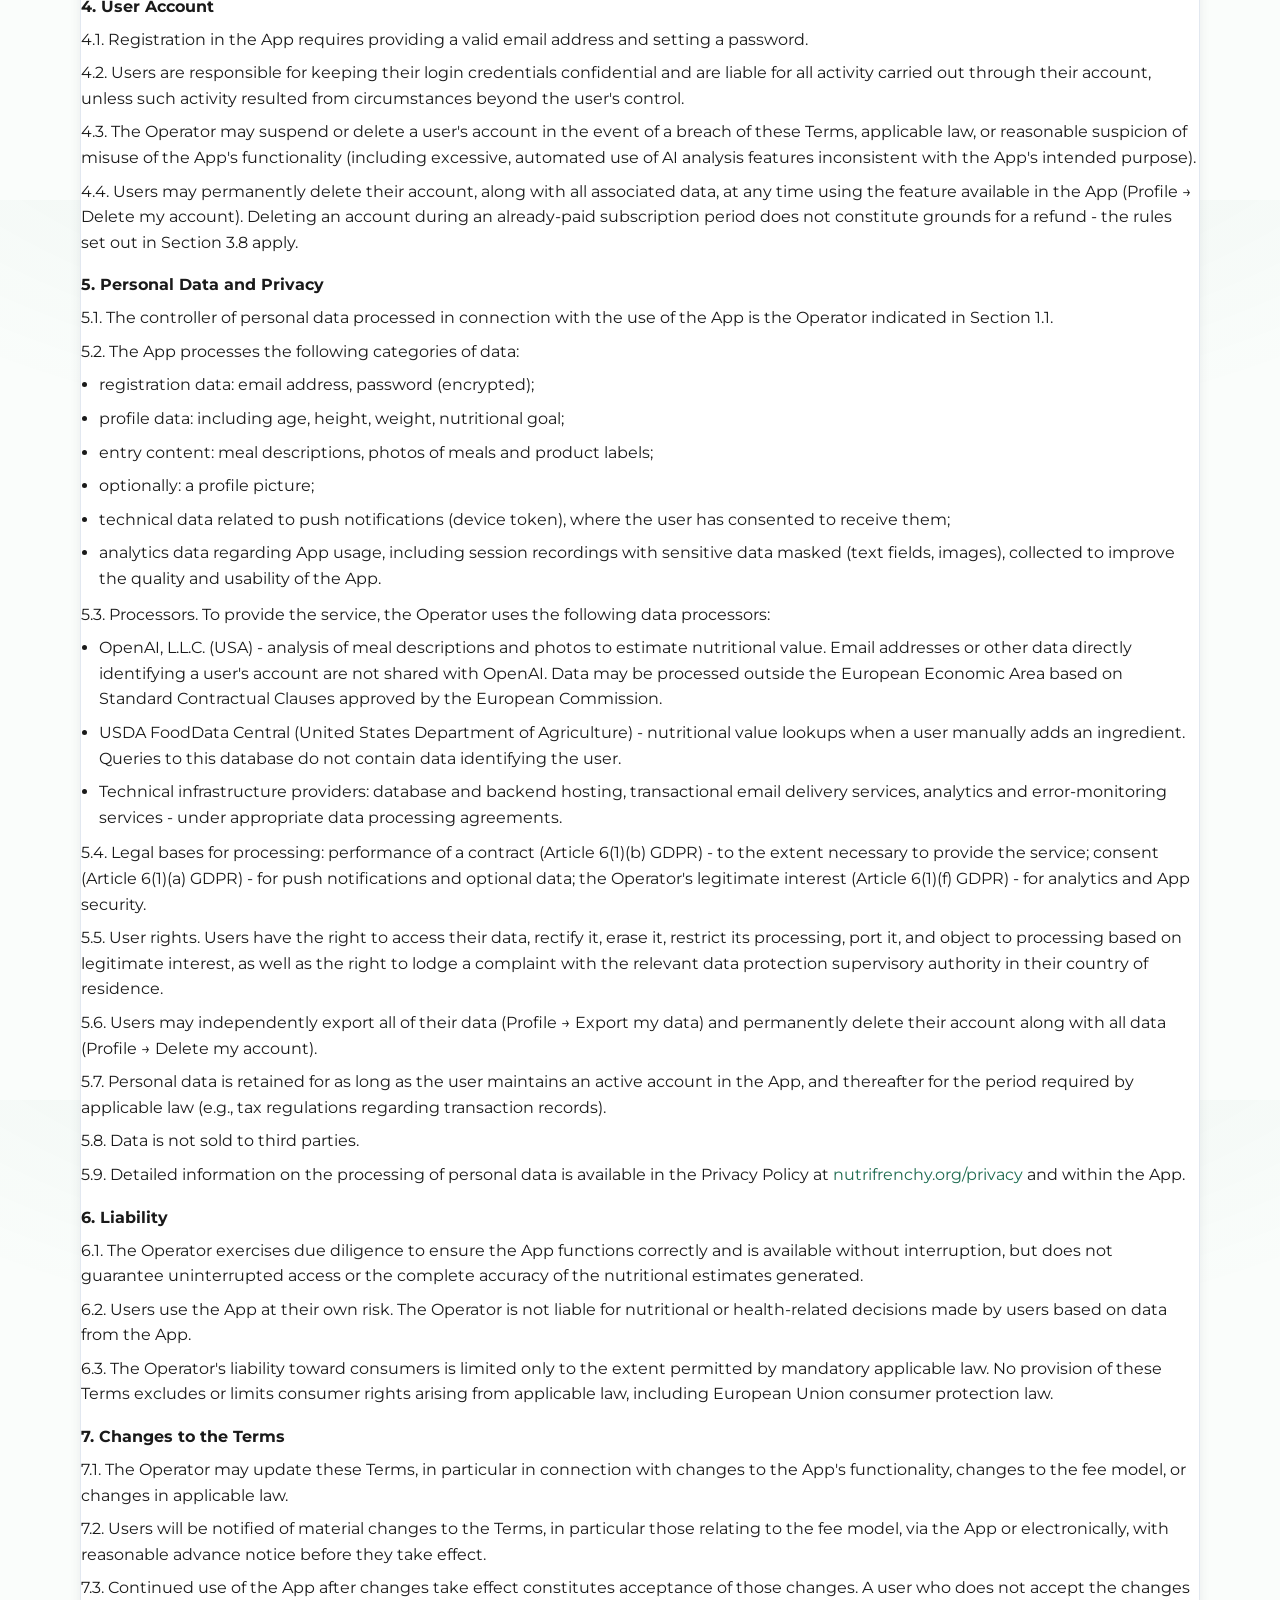
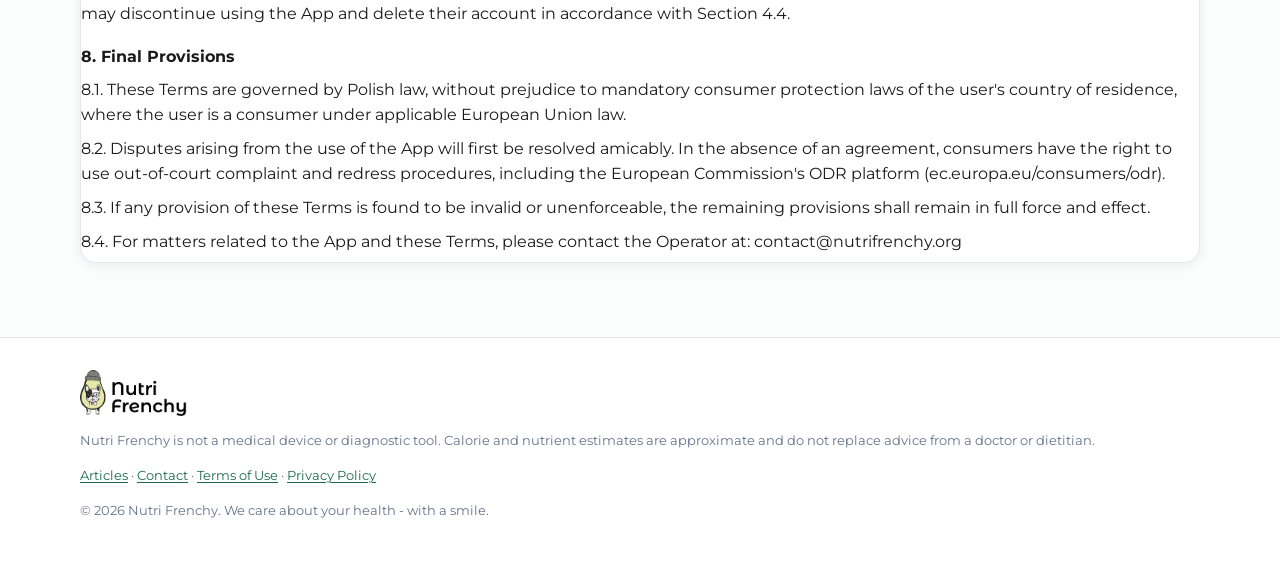
<file: terms/index.html>
<!DOCTYPE html>
<html lang="pl">
<head>
  <meta charset="utf-8" />
  <meta name="viewport" content="width=device-width, initial-scale=1" />
  <title>Nutri Frenchy - Regulamin</title>
  <meta
    name="description"
    content="Regulamin korzystania z aplikacji Nutri Frenchy. Zasady usługi, subskrypcji i prywatności."
  />
  <link rel="canonical" href="https://nutrifrenchy.org/terms" />
  <link rel="icon" href="/assets/favicon.png" type="image/png" />
  <link rel="preconnect" href="https://fonts.googleapis.com" />
  <link rel="preconnect" href="https://fonts.gstatic.com" crossorigin />
  <link href="https://fonts.googleapis.com/css2?family=Montserrat:wght@400;600;700&display=swap" rel="stylesheet" />
  <link rel="stylesheet" href="/styles.css?v=17" />
</head>
<body data-legal-page="terms">
  <header class="site-header">
    <div class="container header-inner">
      <a class="brand" href="/" data-i18n-aria="a11y.home" aria-label="Nutri Frenchy - strona główna">
        <img src="/assets/logo-wordmark.png" alt="Nutri Frenchy" class="brand-logo brand-logo--wordmark" width="586" height="244" />
      </a>
      <div class="header-actions">
        <nav class="header-nav" data-i18n-aria="a11y.nav" aria-label="Nawigacja">
          <a href="/#features" data-nav="features" data-i18n="nav.features">Co potrafię</a>
          <a href="/articles" data-nav="articles" data-i18n="footer.articles">Artykuły</a>
          <a href="/contact" data-nav="contact" data-i18n="nav.contact">Kontakt</a>
          <a href="#" data-app-store-link data-nav="download" class="nav-cta" data-i18n="nav.download" target="_blank" rel="noopener noreferrer">Pobierz</a>
        </nav>
        <div class="lang-switch" role="group" data-i18n-aria="a11y.langSwitch" aria-label="Wybierz język">
          <button type="button" class="lang-btn lang-btn--active" data-lang="pl" aria-pressed="true">PL</button>
          <button type="button" class="lang-btn" data-lang="en" aria-pressed="false">EN</button>
        </div>
      </div>
    </div>
  </header>

  <main class="legal-page">
    <div class="container">
      <header class="legal-header">
        <p class="legal-stamp" data-i18n="legal.lastUpdated">Ostatnia aktualizacja: 2026-08-06</p>
      </header>

    <section class="card legal-card" data-lang-section="pl">
      <h1 data-i18n="legal.termsTitle">Regulamin aplikacji Nutri Frenchy</h1>

      <h3>1. Postanowienia ogólne</h3>
      <p>1.1. Niniejszy regulamin („Regulamin&quot;) określa zasady korzystania z aplikacji mobilnej Nutri Frenchy („Aplikacja&quot;), świadczonej przez Darię Plutecką-Wątor („Operator&quot;).</p>
      <p>1.2. Kontakt z Operatorem: contact@nutrifrenchy.org</p>
      <p>1.3. Korzystanie z Aplikacji oznacza akceptację niniejszego Regulaminu. Jeśli nie akceptujesz jego postanowień, nie korzystaj z Aplikacji.</p>
      <p>1.4. Z Aplikacji mogą korzystać wyłącznie osoby, które ukończyły 16 lat. Osoby w wieku 16-18 lat mogą korzystać z Aplikacji za zgodą przedstawiciela ustawowego. Aplikacja nie jest kierowana do dzieci poniżej 16 roku życia i nie zbiera świadomie ich danych.</p>
      <p>1.5. Aplikacja jest dostępna dla użytkowników na terenie Unii Europejskiej i Europejskiego Obszaru Gospodarczego. Operator zastrzega możliwość rozszerzenia lub ograniczenia dostępności terytorialnej w przyszłości.</p>
      <p>1.6. Aplikacja jest obecnie dostępna wyłącznie za pośrednictwem Apple App Store. Operator planuje w przyszłości udostępnić Aplikację również za pośrednictwem sklepu Google Play. Postanowienia niniejszego Regulaminu odnoszące się do App Store (w tym zasady rozliczeń opisane w punkcie 3) będą miały odpowiednie zastosowanie do Google Play z chwilą udostępnienia Aplikacji w tym sklepie, z uwzględnieniem zasad rozliczeniowych właściwych dla Google Play Billing. O rozszerzeniu dostępności Operator poinformuje użytkowników w Aplikacji.</p>
      <h3>2. Charakter usługi</h3>
      <p>2.1. Aplikacja służy do szacowania wartości odżywczych posiłków na podstawie opisu tekstowego lub zdjęcia oraz do prowadzenia dziennika żywieniowego.</p>
      <p>2.2. Szacunki kaloryczności i składu odżywczego generowane przez Aplikację mają charakter orientacyjny i są wynikiem analizy przy użyciu modeli sztucznej inteligencji. Operator nie gwarantuje ich pełnej dokładności.</p>
      <p>2.3. Aplikacja nie stanowi porady medycznej, dietetycznej ani terapeutycznej i nie może jej zastępować. W przypadku chorób (w tym cukrzycy, zaburzeń odżywiania, chorób metabolicznych), ciąży, karmienia piersią lub innych szczególnych potrzeb żywieniowych, przed podjęciem decyzji żywieniowych w oparciu o dane z Aplikacji należy skonsultować się z lekarzem lub dietetykiem.</p>
      <p>2.4. Aplikacja nie jest przeznaczona dla osób z rozpoznanymi zaburzeniami odżywiania jako narzędzie samodzielnego leczenia. W razie wątpliwości co do swojego stanu zdrowia w tym zakresie, skonsultuj się ze specjalistą przed rozpoczęciem korzystania z Aplikacji.</p>
      <h3>3. Model dostępu i opłaty</h3>
      <p>3.1. Okres bezpłatny. Od dnia premiery Aplikacji przez okres 3 (trzech) miesięcy Aplikacja jest dostępna bezpłatnie dla wszystkich zarejestrowanych użytkowników, w pełnym zakresie funkcjonalności, z zastrzeżeniem dziennych limitów opisanych w Aplikacji.</p>
      <p>3.2. Przejście na model płatny. Po upływie okresu bezpłatnego, o którym mowa w pkt 3.1, dalsze korzystanie z pełnej funkcjonalności Aplikacji wymaga wykupienia odpłatnej subskrypcji („Subskrypcja&quot;). O planowanej zmianie modelu Operator poinformuje użytkowników z odpowiednim wyprzedzeniem za pośrednictwem Aplikacji i/lub poczty elektronicznej.</p>
      <p>3.3. Plany subskrypcji. Aktualne plany, ceny i okresy rozliczeniowe (obecnie: plan miesięczny i roczny) są każdorazowo wskazane w Aplikacji oraz na ekranie zakupu w App Store przed dokonaniem zakupu. Operator zastrzega sobie prawo do zmiany cen z odpowiednim wyprzedzeniem, przy czym zmiana nie dotyczy okresu już opłaconego.</p>
      <p>3.4. Okres próbny. Nowi subskrybenci mogą otrzymać bezpłatny okres próbny (obecnie 14 dni) przed rozpoczęciem naliczania opłaty. Szczegółowe warunki okresu próbnego (w tym jego dostępność) są wskazane na ekranie zakupu w Aplikacji.</p>
      <p>3.5. Płatności i rozliczenia. Wszystkie płatności są przetwarzane wyłącznie za pośrednictwem Apple App Store (In-App Purchase). Operator nie ma dostępu do danych karty płatniczej użytkownika ani nie przetwarza ich bezpośrednio.</p>
      <p>3.6. Automatyczne odnawianie. Subskrypcja odnawia się automatycznie na kolejny okres rozliczeniowy, chyba że zostanie anulowana co najmniej 24 godziny przed końcem bieżącego okresu. Opłata za odnowienie zostanie pobrana w ciągu 24 godzin przed końcem bieżącego okresu.</p>
      <p>3.7. Zarządzanie i anulowanie subskrypcji. Użytkownik może zarządzać swoją subskrypcją oraz ją anulować w dowolnym momencie w ustawieniach swojego konta Apple ID (Ustawienia → [Twoje imię] → Subskrypcje). Anulowanie nie powoduje zwrotu środków za bieżący, już opłacony okres rozliczeniowy - dostęp do funkcji płatnych pozostaje aktywny do końca opłaconego okresu.</p>
      <p>3.8. Zwroty. Zwroty płatności dokonanych przez App Store podlegają zasadom i procedurom Apple, zgodnie z regulaminem Apple Media Services. Operator nie ma możliwości bezpośredniego dokonywania zwrotów za zakupy in-app.</p>
      <p>3.9. Program wczesnych testerów (whitelist). Operator może przyznać wybranym użytkownikom bezpłatny dostęp do funkcji płatnych w ramach ograniczonego programu testerskiego, na zasadach i przez czas według wyłącznego uznania Operatora. Dostęp w ramach programu testerskiego może podlegać tym samym dziennym limitom korzystania co plan płatny i może zostać cofnięty lub zmieniony przez Operatora w każdym czasie, bez odrębnego powiadomienia, z zastrzeżeniem informowania uczestników programu w rozsądnym zakresie.</p>
      <h3>4. Konto użytkownika</h3>
      <p>4.1. Rejestracja w Aplikacji wymaga podania prawidłowego adresu e-mail i ustanowienia hasła.</p>
      <p>4.2. Użytkownik zobowiązany jest do zachowania poufności danych logowania i ponosi odpowiedzialność za wszelkie działania podejmowane przy użyciu jego konta, chyba że wynikały one z okoliczności niezawinionych przez użytkownika.</p>
      <p>4.3. Operator może zawiesić lub usunąć konto użytkownika w przypadku naruszenia niniejszego Regulaminu, obowiązujących przepisów prawa, lub w przypadku uzasadnionego podejrzenia nadużycia funkcjonalności Aplikacji (w tym nadmiernego, zautomatyzowanego wykorzystania funkcji analizy AI w sposób niezgodny z przeznaczeniem Aplikacji).</p>
      <p>4.4. Użytkownik może w każdej chwili trwale usunąć swoje konto wraz ze wszystkimi powiązanymi danymi za pomocą funkcji dostępnej w Aplikacji (Profil → Usuń konto). Usunięcie konta w trakcie trwania opłaconego okresu subskrypcji nie stanowi podstawy do zwrotu - zastosowanie mają zasady opisane w pkt 3.8.</p>
      <h3>5. Dane osobowe i prywatność</h3>
      <p>5.1. Administratorem danych osobowych przetwarzanych w związku z korzystaniem z Aplikacji jest Operator wskazany w pkt 1.1.</p>
      <p>5.2. Aplikacja przetwarza następujące kategorie danych:</p>
      <ul>
      <li>dane rejestracyjne: adres e-mail, hasło (w postaci zaszyfrowanej);</li>
      <li>dane profilu: m.in. wiek, wzrost, waga, cel żywieniowy;</li>
      <li>treść wpisów: opisy posiłków, zdjęcia posiłków i etykiet produktów;</li>
      <li>opcjonalnie: zdjęcie profilowe;</li>
      <li>dane techniczne związane z powiadomieniami push (token urządzenia), o ile użytkownik wyrazi zgodę na ich otrzymywanie;</li>
      <li>dane analityczne dotyczące korzystania z Aplikacji, w tym nagrania sesji z zamaskowanymi danymi wrażliwymi (pola tekstowe, obrazy), zbierane w celu poprawy jakości i użyteczności Aplikacji.</li>
      </ul>
      <p>5.3. Podmioty przetwarzające. W celu świadczenia usługi Operator korzysta z następujących podmiotów przetwarzających dane w jego imieniu:</p>
      <ul>
      <li>OpenAI, L.L.C. (USA) - analiza opisów posiłków i zdjęć w celu oszacowania wartości odżywczych. Do OpenAI nie są przekazywane adres e-mail ani inne dane bezpośrednio identyfikujące konto użytkownika. Dane mogą być przetwarzane poza Europejskim Obszarem Gospodarczym na podstawie standardowych klauzul umownych zatwierdzonych przez Komisję Europejską.</li>
      <li>USDA FoodData Central (Departament Rolnictwa USA) - wyszukiwanie wartości odżywczych przy ręcznym dodawaniu składników przez użytkownika. Zapytania do tej bazy nie zawierają danych identyfikujących użytkownika.</li>
      <li>Dostawcy infrastruktury technicznej: hosting bazy danych i backendu, usługi wysyłki poczty elektronicznej (powiadomienia transakcyjne), usługi analityczne i monitorujące błędy aplikacji - z zachowaniem odpowiednich umów powierzenia przetwarzania danych.</li>
      </ul>
      <p>5.4. Podstawy prawne przetwarzania: wykonanie umowy (art. 6 ust. 1 lit. b RODO) - w zakresie niezbędnym do świadczenia usługi; zgoda (art. 6 ust. 1 lit. a RODO) - w zakresie powiadomień push i danych opcjonalnych; prawnie uzasadniony interes Operatora (art. 6 ust. 1 lit. f RODO) - w zakresie analityki i bezpieczeństwa Aplikacji.</p>
      <p>5.5. Prawa użytkownika. Użytkownikowi przysługuje prawo dostępu do danych, ich sprostowania, usunięcia, ograniczenia przetwarzania, przenoszenia danych oraz wniesienia sprzeciwu wobec przetwarzania opartego na prawnie uzasadnionym interesie, a także prawo wniesienia skargi do Prezesa Urzędu Ochrony Danych Osobowych lub właściwego organu nadzorczego w kraju zamieszkania.</p>
      <p>5.6. Użytkownik może samodzielnie wyeksportować wszystkie swoje dane (Profil → Eksportuj moje dane) oraz trwale usunąć konto wraz ze wszystkimi danymi (Profil → Usuń konto).</p>
      <p>5.7. Dane osobowe są przechowywane przez okres posiadania aktywnego konta w Aplikacji oraz przez okres wymagany przepisami prawa (np. przepisy podatkowe dotyczące dokumentacji transakcji) po jego usunięciu.</p>
      <p>5.8. Dane nie są sprzedawane podmiotom trzecim.</p>
      <p>5.9. Szczegółowe informacje na temat przetwarzania danych osobowych znajdują się w Polityce Prywatności dostępnej pod adresem <a href="/privacy">nutrifrenchy.org/privacy</a> oraz w Aplikacji.</p>
      <h3>6. Odpowiedzialność</h3>
      <p>6.1. Operator dokłada należytej staranności, aby Aplikacja działała poprawnie i była dostępna w sposób nieprzerwany, jednak nie gwarantuje nieprzerwanego dostępu ani pełnej dokładności generowanych szacunków żywieniowych.</p>
      <p>6.2. Użytkownik korzysta z Aplikacji na własną odpowiedzialność. Operator nie ponosi odpowiedzialności za decyzje żywieniowe lub zdrowotne podjęte przez użytkownika na podstawie danych z Aplikacji.</p>
      <p>6.3. Odpowiedzialność Operatora wobec konsumentów jest ograniczona wyłącznie w zakresie dopuszczalnym przez bezwzględnie obowiązujące przepisy prawa. Żadne postanowienie Regulaminu nie wyłącza ani nie ogranicza praw konsumenta wynikających z przepisów prawa, w tym prawa Unii Europejskiej dotyczącego ochrony konsumentów.</p>
      <h3>7. Zmiany Regulaminu</h3>
      <p>7.1. Operator może aktualizować niniejszy Regulamin, w szczególności w związku ze zmianą funkcjonalności Aplikacji, zmianą modelu opłat lub zmianą przepisów prawa.</p>
      <p>7.2. O istotnych zmianach Regulaminu, w szczególności dotyczących modelu odpłatności, użytkownik zostanie poinformowany w Aplikacji lub drogą elektroniczną z odpowiednim wyprzedzeniem przed ich wejściem w życie.</p>
      <p>7.3. Dalsze korzystanie z Aplikacji po wejściu zmian w życie oznacza ich akceptację. Użytkownik, który nie akceptuje zmian, może zaprzestać korzystania z Aplikacji i usunąć konto zgodnie z pkt 4.4.</p>
      <h3>8. Postanowienia końcowe</h3>
      <p>8.1. Prawem właściwym dla niniejszego Regulaminu jest prawo polskie, z zastrzeżeniem bezwzględnie obowiązujących przepisów prawa ochrony konsumentów kraju zamieszkania użytkownika, jeżeli jest on konsumentem w rozumieniu właściwych przepisów Unii Europejskiej.</p>
      <p>8.2. Spory wynikające z korzystania z Aplikacji będą w pierwszej kolejności rozstrzygane polubownie. W przypadku braku porozumienia, konsument ma prawo skorzystać z pozasądowych sposobów rozpatrywania reklamacji i dochodzenia roszczeń, w tym platformy ODR Komisji Europejskiej (ec.europa.eu/consumers/odr).</p>
      <p>8.3. Jeżeli którekolwiek postanowienie Regulaminu okaże się nieważne lub bezskuteczne, pozostałe postanowienia zachowują moc obowiązującą.</p>
      <p>8.4. W sprawach związanych z Aplikacją i niniejszym Regulaminem skontaktuj się z Operatorem pod adresem: contact@nutrifrenchy.org</p>
    </section>

    <section class="card legal-card" data-lang-section="en" hidden>
      <h1 data-i18n="legal.termsTitle">Terms of Use</h1>

      <h3>1. General Provisions</h3>
      <p>1.1. These Terms of Use (&quot;Terms&quot;) set out the rules for using the Nutri Frenchy mobile application (the &quot;App&quot;), provided by Daria Plutecka-Wątor (the &quot;Operator&quot;).</p>
      <p>1.2. Contact with the Operator: contact@nutrifrenchy.org</p>
      <p>1.3. By using the App, you accept these Terms. If you do not accept them, please do not use the App.</p>
      <p>1.4. The App may only be used by individuals who are at least 16 years old. Individuals aged 16-18 may use the App with the consent of a legal guardian. The App is not directed at children under 16 and does not knowingly collect their data.</p>
      <p>1.5. The App is available to users within the European Union and the European Economic Area. The Operator reserves the right to expand or limit territorial availability in the future.</p>
      <p>1.6. The App is currently available exclusively through the Apple App Store. The Operator plans to make the App available through Google Play in the future. Provisions of these Terms referring to the App Store (including the billing rules set out in Section 3) will apply accordingly to Google Play once the App is made available there, taking into account the billing rules applicable to Google Play Billing. The Operator will inform users in the App of any expanded availability.</p>
      <h3>2. Nature of the Service</h3>
      <p>2.1. The App is used to estimate the nutritional value of meals based on a text description or photo, and to maintain a food diary.</p>
      <p>2.2. Calorie and nutritional composition estimates generated by the App are indicative only and are the result of analysis using artificial intelligence models. The Operator does not guarantee their complete accuracy.</p>
      <p>2.3. The App does not constitute medical, dietary, or therapeutic advice and cannot replace it. In the case of illness (including diabetes, eating disorders, metabolic conditions), pregnancy, breastfeeding, or other special nutritional needs, please consult a physician or registered dietitian before making nutritional decisions based on data from the App.</p>
      <p>2.4. The App is not intended for individuals with diagnosed eating disorders as a tool for self-treatment. If you have any concerns regarding your health in this respect, please consult a specialist before using the App.</p>
      <h3>3. Access Model and Fees</h3>
      <p>3.1. Free period. From the App&#x27;s launch date, for a period of 3 (three) months, the App is available free of charge to all registered users, with full functionality, subject to the daily limits described in the App.</p>
      <p>3.2. Transition to a paid model. After the free period referred to in Section 3.1 ends, continued use of the App&#x27;s full functionality requires purchasing a paid subscription (&quot;Subscription&quot;). The Operator will notify users of the planned change with reasonable advance notice via the App and/or email.</p>
      <p>3.3. Subscription plans. Current plans, prices, and billing periods (currently: monthly and annual plans) are indicated in the App and on the purchase screen in the App Store prior to purchase. The Operator reserves the right to change prices with reasonable advance notice; such changes will not affect any period already paid for.</p>
      <p>3.4. Trial period. New subscribers may be offered a free trial period (currently 14 days) before billing begins. Detailed trial terms (including its availability) are indicated on the purchase screen in the App.</p>
      <p>3.5. Payments and billing. All payments are processed exclusively through the Apple App Store (In-App Purchase). The Operator does not have access to, and does not directly process, users&#x27; payment card data.</p>
      <p>3.6. Automatic renewal. The Subscription automatically renews for the next billing period unless cancelled at least 24 hours before the end of the current period. The renewal fee will be charged within 24 hours prior to the end of the current period.</p>
      <p>3.7. Managing and cancelling a subscription. Users may manage or cancel their Subscription at any time in their Apple ID account settings (Settings → [Your Name] → Subscriptions). Cancellation does not entitle the user to a refund for the current, already-paid period - access to paid features remains active until the end of the paid period.</p>
      <p>3.8. Refunds. Refunds for payments made through the App Store are subject to Apple&#x27;s rules and procedures under the Apple Media Services Terms and Conditions. The Operator is not able to directly process refunds for in-app purchases.</p>
      <p>3.9. Early tester program (whitelist). The Operator may grant selected users free access to paid features as part of a limited tester program, on terms and for a duration determined at the Operator&#x27;s sole discretion. Access under the tester program may be subject to the same daily usage limits as the paid plan and may be revoked or modified by the Operator at any time without separate notice, subject to informing program participants to a reasonable extent.</p>
      <h3>4. User Account</h3>
      <p>4.1. Registration in the App requires providing a valid email address and setting a password.</p>
      <p>4.2. Users are responsible for keeping their login credentials confidential and are liable for all activity carried out through their account, unless such activity resulted from circumstances beyond the user&#x27;s control.</p>
      <p>4.3. The Operator may suspend or delete a user&#x27;s account in the event of a breach of these Terms, applicable law, or reasonable suspicion of misuse of the App&#x27;s functionality (including excessive, automated use of AI analysis features inconsistent with the App&#x27;s intended purpose).</p>
      <p>4.4. Users may permanently delete their account, along with all associated data, at any time using the feature available in the App (Profile → Delete my account). Deleting an account during an already-paid subscription period does not constitute grounds for a refund - the rules set out in Section 3.8 apply.</p>
      <h3>5. Personal Data and Privacy</h3>
      <p>5.1. The controller of personal data processed in connection with the use of the App is the Operator indicated in Section 1.1.</p>
      <p>5.2. The App processes the following categories of data:</p>
      <ul>
      <li>registration data: email address, password (encrypted);</li>
      <li>profile data: including age, height, weight, nutritional goal;</li>
      <li>entry content: meal descriptions, photos of meals and product labels;</li>
      <li>optionally: a profile picture;</li>
      <li>technical data related to push notifications (device token), where the user has consented to receive them;</li>
      <li>analytics data regarding App usage, including session recordings with sensitive data masked (text fields, images), collected to improve the quality and usability of the App.</li>
      </ul>
      <p>5.3. Processors. To provide the service, the Operator uses the following data processors:</p>
      <ul>
      <li>OpenAI, L.L.C. (USA) - analysis of meal descriptions and photos to estimate nutritional value. Email addresses or other data directly identifying a user&#x27;s account are not shared with OpenAI. Data may be processed outside the European Economic Area based on Standard Contractual Clauses approved by the European Commission.</li>
      <li>USDA FoodData Central (United States Department of Agriculture) - nutritional value lookups when a user manually adds an ingredient. Queries to this database do not contain data identifying the user.</li>
      <li>Technical infrastructure providers: database and backend hosting, transactional email delivery services, analytics and error-monitoring services - under appropriate data processing agreements.</li>
      </ul>
      <p>5.4. Legal bases for processing: performance of a contract (Article 6(1)(b) GDPR) - to the extent necessary to provide the service; consent (Article 6(1)(a) GDPR) - for push notifications and optional data; the Operator&#x27;s legitimate interest (Article 6(1)(f) GDPR) - for analytics and App security.</p>
      <p>5.5. User rights. Users have the right to access their data, rectify it, erase it, restrict its processing, port it, and object to processing based on legitimate interest, as well as the right to lodge a complaint with the relevant data protection supervisory authority in their country of residence.</p>
      <p>5.6. Users may independently export all of their data (Profile → Export my data) and permanently delete their account along with all data (Profile → Delete my account).</p>
      <p>5.7. Personal data is retained for as long as the user maintains an active account in the App, and thereafter for the period required by applicable law (e.g., tax regulations regarding transaction records).</p>
      <p>5.8. Data is not sold to third parties.</p>
      <p>5.9. Detailed information on the processing of personal data is available in the Privacy Policy at <a href="/privacy">nutrifrenchy.org/privacy</a> and within the App.</p>
      <h3>6. Liability</h3>
      <p>6.1. The Operator exercises due diligence to ensure the App functions correctly and is available without interruption, but does not guarantee uninterrupted access or the complete accuracy of the nutritional estimates generated.</p>
      <p>6.2. Users use the App at their own risk. The Operator is not liable for nutritional or health-related decisions made by users based on data from the App.</p>
      <p>6.3. The Operator&#x27;s liability toward consumers is limited only to the extent permitted by mandatory applicable law. No provision of these Terms excludes or limits consumer rights arising from applicable law, including European Union consumer protection law.</p>
      <h3>7. Changes to the Terms</h3>
      <p>7.1. The Operator may update these Terms, in particular in connection with changes to the App&#x27;s functionality, changes to the fee model, or changes in applicable law.</p>
      <p>7.2. Users will be notified of material changes to the Terms, in particular those relating to the fee model, via the App or electronically, with reasonable advance notice before they take effect.</p>
      <p>7.3. Continued use of the App after changes take effect constitutes acceptance of those changes. A user who does not accept the changes may discontinue using the App and delete their account in accordance with Section 4.4.</p>
      <h3>8. Final Provisions</h3>
      <p>8.1. These Terms are governed by Polish law, without prejudice to mandatory consumer protection laws of the user&#x27;s country of residence, where the user is a consumer under applicable European Union law.</p>
      <p>8.2. Disputes arising from the use of the App will first be resolved amicably. In the absence of an agreement, consumers have the right to use out-of-court complaint and redress procedures, including the European Commission&#x27;s ODR platform (ec.europa.eu/consumers/odr).</p>
      <p>8.3. If any provision of these Terms is found to be invalid or unenforceable, the remaining provisions shall remain in full force and effect.</p>
      <p>8.4. For matters related to the App and these Terms, please contact the Operator at: contact@nutrifrenchy.org</p>
    </section>
    </div>
  </main>

  <footer class="site-footer">
    <div class="container footer-inner">
      <img src="/assets/logo-wordmark.png" alt="Nutri Frenchy" class="footer-logo" width="586" height="244" />
      <p class="footer-disclaimer" data-i18n="footer.disclaimer">
        Nutri Frenchy nie jest urządzeniem medycznym ani narzędziem diagnostycznym.
        Szacunki kaloryczności i składu odżywczego mają charakter orientacyjny
        i nie zastępują porady lekarza ani dietetyka.
      </p>
      <p class="footer-copy">
        <a class="footer-link" href="/articles" data-i18n="footer.articles">Artykuły</a>
        ·
        <a class="footer-link" href="/contact" data-i18n="footer.contact">Kontakt</a>
        ·
        <a class="footer-link" href="/terms" data-i18n="footer.terms">Regulamin</a>
        ·
        <a class="footer-link" href="/privacy" data-i18n="footer.privacy">Polityka prywatności</a>
      </p>
      <p class="footer-copy">© <span id="year"></span> Nutri Frenchy. <span data-i18n="footer.copy">Dbamy o Twoje zdrowie - z uśmiechem.</span></p>
    </div>
  </footer>
  <script src="/config.js"></script>
  <script src="/i18n.js?v=21"></script>
  <script src="/site-chrome.js"></script>
  <script src="/legal.js"></script>
</body>
</html>
</file>
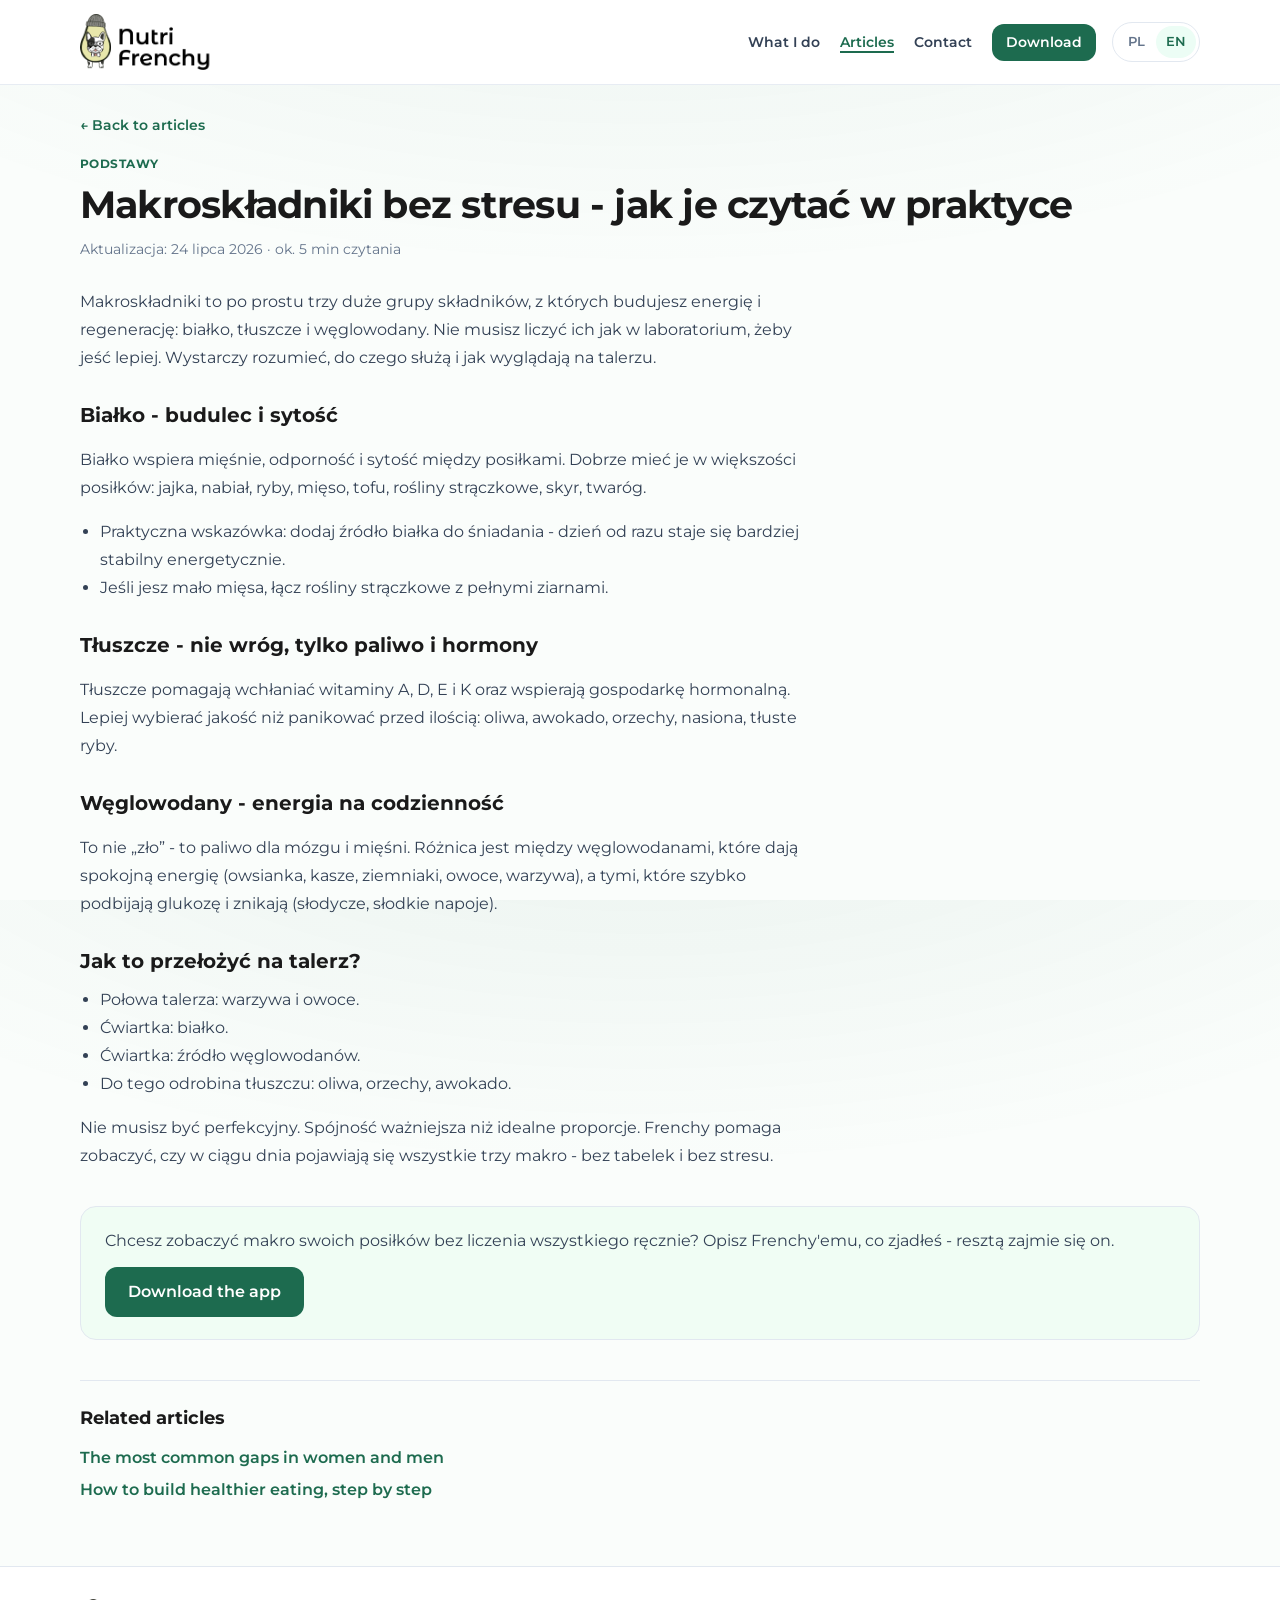
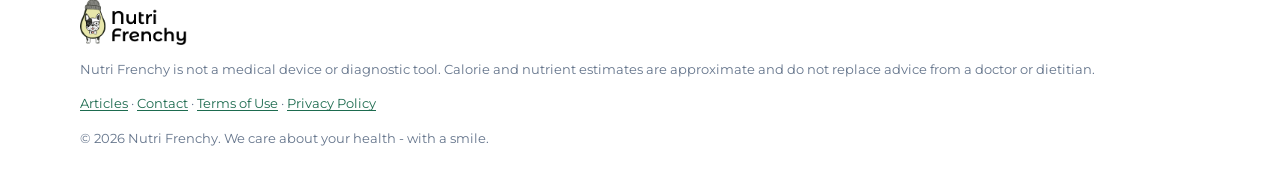
<file: articles/makroskladniki-bez-stresu/index.html>
<!DOCTYPE html>
<html lang="pl">
<head>
  <meta charset="utf-8" />
  <meta name="viewport" content="width=device-width, initial-scale=1" />
  <title>Makroskładniki bez stresu - Nutri Frenchy</title>
  <meta name="description" content="Prosty przewodnik po białku, tłuszczach i węglowodanach. Jak czytać makroskładniki i przełożyć je na codzienne posiłki bez stresu." />
  <meta name="robots" content="index, follow" />
  <link rel="canonical" href="https://nutrifrenchy.org/articles/makroskladniki-bez-stresu" />
  <meta property="og:type" content="article" />
  <meta property="og:title" content="Makroskładniki bez stresu - jak je czytać w praktyce" />
  <meta property="og:description" content="Prosty przewodnik po białku, tłuszczach i węglowodanach dla codziennego odżywiania." />
  <meta property="og:url" content="https://nutrifrenchy.org/articles/makroskladniki-bez-stresu" />
  <meta property="og:image" content="https://nutrifrenchy.org/assets/logo-wordmark.png" />
  <link rel="icon" href="/assets/favicon.png" type="image/png" />
  <link rel="preconnect" href="https://fonts.googleapis.com" />
  <link rel="preconnect" href="https://fonts.gstatic.com" crossorigin />
  <link href="https://fonts.googleapis.com/css2?family=Montserrat:wght@400;600;700&display=swap" rel="stylesheet" />
  <link rel="stylesheet" href="/styles.css?v=17" />
  <script type="application/ld+json">
    {
      "@context": "https://schema.org",
      "@type": "Article",
      "headline": "Makroskładniki bez stresu - jak je czytać w praktyce",
      "datePublished": "2026-07-24",
      "dateModified": "2026-07-24",
      "author": { "@type": "Organization", "name": "Nutri Frenchy" },
      "publisher": { "@type": "Organization", "name": "Nutri Frenchy", "url": "https://nutrifrenchy.org/" },
      "mainEntityOfPage": "https://nutrifrenchy.org/articles/makroskladniki-bez-stresu",
      "inLanguage": "pl",
      "description": "Prosty przewodnik po białku, tłuszczach i węglowodanach."
    }
  </script>
</head>
<body>
  <header class="site-header">
    <div class="container header-inner">
      <a class="brand" href="/" data-i18n-aria="a11y.home" aria-label="Nutri Frenchy - strona główna">
        <img src="/assets/logo-wordmark.png" alt="Nutri Frenchy" class="brand-logo brand-logo--wordmark" width="586" height="244" />
      </a>
      <div class="header-actions">
        <nav class="header-nav" data-i18n-aria="a11y.nav" aria-label="Nawigacja">
          <a href="/#features" data-nav="features" data-i18n="nav.features">Co potrafię</a>
          <a href="/articles" data-nav="articles" data-i18n="footer.articles">Artykuły</a>
          <a href="/contact" data-nav="contact" data-i18n="nav.contact">Kontakt</a>
          <a href="#" data-app-store-link data-nav="download" class="nav-cta" data-i18n="nav.download" target="_blank" rel="noopener noreferrer">Pobierz</a>
        </nav>
        <div class="lang-switch" role="group" data-i18n-aria="a11y.langSwitch" aria-label="Wybierz język">
          <button type="button" class="lang-btn lang-btn--active" data-lang="pl" aria-pressed="true">PL</button>
          <button type="button" class="lang-btn" data-lang="en" aria-pressed="false">EN</button>
        </div>
      </div>
    </div>
  </header>

  <main class="article-page">
    <div class="container">
      <p class="article-back">
        <a href="/articles" data-i18n="articles.backToList">← Wróć do listy artykułów</a>
      </p>
      <header class="article-hero">
        <p class="article-kicker">Podstawy</p>
        <h1>Makroskładniki bez stresu - jak je czytać w praktyce</h1>
        <p class="article-meta">Aktualizacja: 24 lipca 2026 · ok. 5 min czytania</p>
      </header>

      <article class="article-body">
        <p>Makroskładniki to po prostu trzy duże grupy składników, z których budujesz energię i regenerację: białko, tłuszcze i węglowodany. Nie musisz liczyć ich jak w laboratorium, żeby jeść lepiej. Wystarczy rozumieć, do czego służą i jak wyglądają na talerzu.</p>

        <h2>Białko - budulec i sytość</h2>
        <p>Białko wspiera mięśnie, odporność i sytość między posiłkami. Dobrze mieć je w większości posiłków: jajka, nabiał, ryby, mięso, tofu, rośliny strączkowe, skyr, twaróg.</p>
        <ul>
          <li>Praktyczna wskazówka: dodaj źródło białka do śniadania - dzień od razu staje się bardziej stabilny energetycznie.</li>
          <li>Jeśli jesz mało mięsa, łącz rośliny strączkowe z pełnymi ziarnami.</li>
        </ul>

        <h2>Tłuszcze - nie wróg, tylko paliwo i hormony</h2>
        <p>Tłuszcze pomagają wchłaniać witaminy A, D, E i K oraz wspierają gospodarkę hormonalną. Lepiej wybierać jakość niż panikować przed ilością: oliwa, awokado, orzechy, nasiona, tłuste ryby.</p>

        <h2>Węglowodany - energia na codzienność</h2>
        <p>To nie „zło” - to paliwo dla mózgu i mięśni. Różnica jest między węglowodanami, które dają spokojną energię (owsianka, kasze, ziemniaki, owoce, warzywa), a tymi, które szybko podbijają glukozę i znikają (słodycze, słodkie napoje).</p>

        <h2>Jak to przełożyć na talerz?</h2>
        <ul>
          <li>Połowa talerza: warzywa i owoce.</li>
          <li>Ćwiartka: białko.</li>
          <li>Ćwiartka: źródło węglowodanów.</li>
          <li>Do tego odrobina tłuszczu: oliwa, orzechy, awokado.</li>
        </ul>

        <p>Nie musisz być perfekcyjny. Spójność ważniejsza niż idealne proporcje. Frenchy pomaga zobaczyć, czy w ciągu dnia pojawiają się wszystkie trzy makro - bez tabelek i bez stresu.</p>
      </article>

      <div class="article-cta">
        <p>Chcesz zobaczyć makro swoich posiłków bez liczenia wszystkiego ręcznie? Opisz Frenchy'emu, co zjadłeś - resztą zajmie się on.</p>
        <a class="btn btn-primary" href="#" data-app-store-link data-i18n="hero.ctaDownload" target="_blank" rel="noopener noreferrer">Pobierz aplikację</a>
      </div>

      <aside class="article-related">
        <h2 data-i18n="articles.relatedTitle">Powiązane artykuły</h2>
        <ul>
          <li><a href="/articles/niedobory-witamin-i-mineralow" data-i18n="articles.item2.title">Najczęstsze niedobory witamin i minerałów</a></li>
          <li><a href="/articles/zdrowe-odzywianie-krok-po-kroku" data-i18n="articles.item3.title">Zdrowe odżywianie krok po kroku</a></li>
        </ul>
      </aside>
    </div>
  </main>

  <footer class="site-footer">
    <div class="container footer-inner">
      <img src="/assets/logo-wordmark.png" alt="Nutri Frenchy" class="footer-logo" width="586" height="244" />
      <p class="footer-disclaimer" data-i18n="footer.disclaimer">
        Nutri Frenchy nie jest urządzeniem medycznym ani narzędziem diagnostycznym.
        Szacunki kaloryczności i składu odżywczego mają charakter orientacyjny
        i nie zastępują porady lekarza ani dietetyka.
      </p>
      <p class="footer-copy">
        <a class="footer-link" href="/articles" data-i18n="footer.articles">Artykuły</a>
        ·
        <a class="footer-link" href="/contact" data-i18n="footer.contact">Kontakt</a>
        ·
        <a class="footer-link" href="/terms" data-i18n="footer.terms">Regulamin</a>
        ·
        <a class="footer-link" href="/privacy" data-i18n="footer.privacy">Polityka prywatności</a>
      </p>
      <p class="footer-copy">© <span id="year"></span> Nutri Frenchy. <span data-i18n="footer.copy">Dbamy o Twoje zdrowie - z uśmiechem.</span></p>
    </div>
  </footer>
  <script src="/config.js"></script>
  <script src="/i18n.js?v=21"></script>
  <script src="/site-chrome.js"></script>
  <script src="/app.js?v=9"></script>
</body>
</html>
</file>
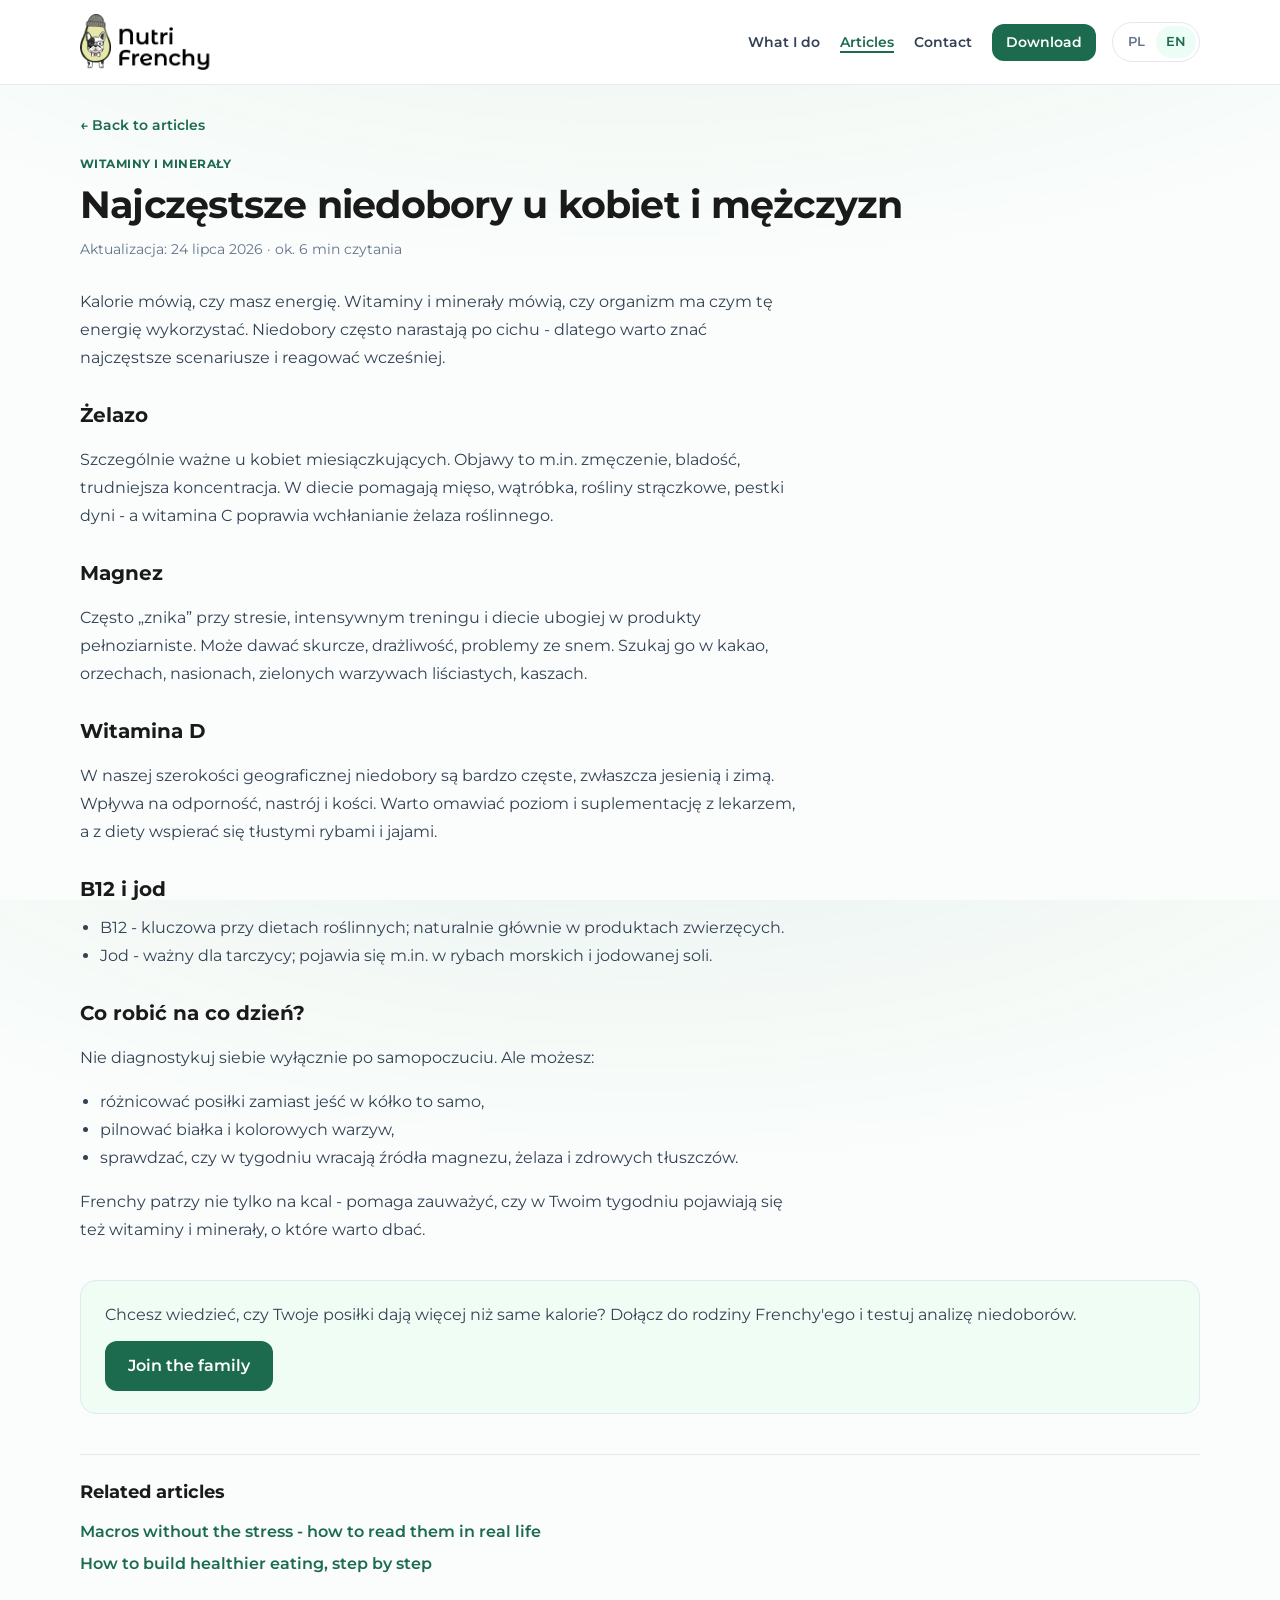
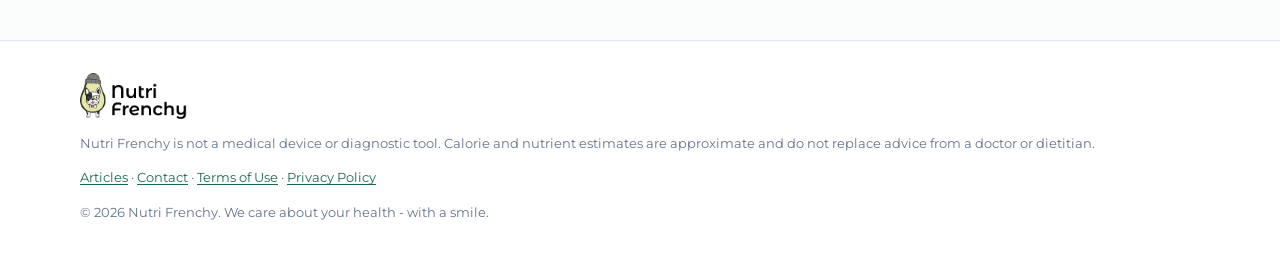
<file: articles/niedobory-witamin-i-mineralow/index.html>
<!DOCTYPE html>
<html lang="pl">
<head>
  <meta charset="utf-8" />
  <meta name="viewport" content="width=device-width, initial-scale=1" />
  <title>Najczęstsze niedobory witamin i minerałów - Nutri Frenchy</title>
  <meta name="description" content="Jakie niedobory witamin i minerałów są najczęstsze u kobiet i mężczyzn, jakie sygnały zauważyć i jak wspierać organizm jedzeniem." />
  <meta name="robots" content="index, follow" />
  <link rel="canonical" href="https://nutrifrenchy.org/articles/niedobory-witamin-i-mineralow" />
  <meta property="og:type" content="article" />
  <meta property="og:title" content="Najczęstsze niedobory witamin i minerałów" />
  <meta property="og:description" content="Sygnały, przyczyny i praktyczne sposoby wspierania organizmu jedzeniem." />
  <meta property="og:url" content="https://nutrifrenchy.org/articles/niedobory-witamin-i-mineralow" />
  <meta property="og:image" content="https://nutrifrenchy.org/assets/logo-wordmark.png" />
  <link rel="icon" href="/assets/favicon.png" type="image/png" />
  <link rel="preconnect" href="https://fonts.googleapis.com" />
  <link rel="preconnect" href="https://fonts.gstatic.com" crossorigin />
  <link href="https://fonts.googleapis.com/css2?family=Montserrat:wght@400;600;700&display=swap" rel="stylesheet" />
  <link rel="stylesheet" href="/styles.css?v=17" />
  <script type="application/ld+json">
    {
      "@context": "https://schema.org",
      "@type": "Article",
      "headline": "Najczęstsze niedobory witamin i minerałów u kobiet i mężczyzn",
      "datePublished": "2026-07-24",
      "dateModified": "2026-07-24",
      "author": { "@type": "Organization", "name": "Nutri Frenchy" },
      "publisher": { "@type": "Organization", "name": "Nutri Frenchy", "url": "https://nutrifrenchy.org/" },
      "mainEntityOfPage": "https://nutrifrenchy.org/articles/niedobory-witamin-i-mineralow",
      "inLanguage": "pl",
      "description": "Praktyczny przewodnik po najczęstszych niedoborach witamin i minerałów."
    }
  </script>
</head>
<body>
  <header class="site-header">
    <div class="container header-inner">
      <a class="brand" href="/" data-i18n-aria="a11y.home" aria-label="Nutri Frenchy - strona główna">
        <img src="/assets/logo-wordmark.png" alt="Nutri Frenchy" class="brand-logo brand-logo--wordmark" width="586" height="244" />
      </a>
      <div class="header-actions">
        <nav class="header-nav" data-i18n-aria="a11y.nav" aria-label="Nawigacja">
          <a href="/#features" data-nav="features" data-i18n="nav.features">Co potrafię</a>
          <a href="/articles" data-nav="articles" data-i18n="footer.articles">Artykuły</a>
          <a href="/contact" data-nav="contact" data-i18n="nav.contact">Kontakt</a>
          <a href="#" data-app-store-link data-nav="download" class="nav-cta" data-i18n="nav.download" target="_blank" rel="noopener noreferrer">Pobierz</a>
        </nav>
        <div class="lang-switch" role="group" data-i18n-aria="a11y.langSwitch" aria-label="Wybierz język">
          <button type="button" class="lang-btn lang-btn--active" data-lang="pl" aria-pressed="true">PL</button>
          <button type="button" class="lang-btn" data-lang="en" aria-pressed="false">EN</button>
        </div>
      </div>
    </div>
  </header>

  <main class="article-page">
    <div class="container">
      <p class="article-back">
        <a href="/articles" data-i18n="articles.backToList">← Wróć do listy artykułów</a>
      </p>
      <header class="article-hero">
        <p class="article-kicker">Witaminy i minerały</p>
        <h1>Najczęstsze niedobory u kobiet i mężczyzn</h1>
        <p class="article-meta">Aktualizacja: 24 lipca 2026 · ok. 6 min czytania</p>
      </header>

      <article class="article-body">
        <p>Kalorie mówią, czy masz energię. Witaminy i minerały mówią, czy organizm ma czym tę energię wykorzystać. Niedobory często narastają po cichu - dlatego warto znać najczęstsze scenariusze i reagować wcześniej.</p>

        <h2>Żelazo</h2>
        <p>Szczególnie ważne u kobiet miesiączkujących. Objawy to m.in. zmęczenie, bladość, trudniejsza koncentracja. W diecie pomagają mięso, wątróbka, rośliny strączkowe, pestki dyni - a witamina C poprawia wchłanianie żelaza roślinnego.</p>

        <h2>Magnez</h2>
        <p>Często „znika” przy stresie, intensywnym treningu i diecie ubogiej w produkty pełnoziarniste. Może dawać skurcze, drażliwość, problemy ze snem. Szukaj go w kakao, orzechach, nasionach, zielonych warzywach liściastych, kaszach.</p>

        <h2>Witamina D</h2>
        <p>W naszej szerokości geograficznej niedobory są bardzo częste, zwłaszcza jesienią i zimą. Wpływa na odporność, nastrój i kości. Warto omawiać poziom i suplementację z lekarzem, a z diety wspierać się tłustymi rybami i jajami.</p>

        <h2>B12 i jod</h2>
        <ul>
          <li>B12 - kluczowa przy dietach roślinnych; naturalnie głównie w produktach zwierzęcych.</li>
          <li>Jod - ważny dla tarczycy; pojawia się m.in. w rybach morskich i jodowanej soli.</li>
        </ul>

        <h2>Co robić na co dzień?</h2>
        <p>Nie diagnostykuj siebie wyłącznie po samopoczuciu. Ale możesz:</p>
        <ul>
          <li>różnicować posiłki zamiast jeść w kółko to samo,</li>
          <li>pilnować białka i kolorowych warzyw,</li>
          <li>sprawdzać, czy w tygodniu wracają źródła magnezu, żelaza i zdrowych tłuszczów.</li>
        </ul>

        <p>Frenchy patrzy nie tylko na kcal - pomaga zauważyć, czy w Twoim tygodniu pojawiają się też witaminy i minerały, o które warto dbać.</p>
      </article>

      <div class="article-cta">
        <p>Chcesz wiedzieć, czy Twoje posiłki dają więcej niż same kalorie? Dołącz do rodziny Frenchy'ego i testuj analizę niedoborów.</p>
        <a class="btn btn-primary" href="/#beta" data-i18n="hero.ctaBeta">Dołącz do rodziny</a>
      </div>

      <aside class="article-related">
        <h2 data-i18n="articles.relatedTitle">Powiązane artykuły</h2>
        <ul>
          <li><a href="/articles/makroskladniki-bez-stresu" data-i18n="articles.item1.title">Makroskładniki bez stresu</a></li>
          <li><a href="/articles/zdrowe-odzywianie-krok-po-kroku" data-i18n="articles.item3.title">Zdrowe odżywianie krok po kroku</a></li>
        </ul>
      </aside>
    </div>
  </main>

  <footer class="site-footer">
    <div class="container footer-inner">
      <img src="/assets/logo-wordmark.png" alt="Nutri Frenchy" class="footer-logo" width="586" height="244" />
      <p class="footer-disclaimer" data-i18n="footer.disclaimer">
        Nutri Frenchy nie jest urządzeniem medycznym ani narzędziem diagnostycznym.
        Szacunki kaloryczności i składu odżywczego mają charakter orientacyjny
        i nie zastępują porady lekarza ani dietetyka.
      </p>
      <p class="footer-copy">
        <a class="footer-link" href="/articles" data-i18n="footer.articles">Artykuły</a>
        ·
        <a class="footer-link" href="/contact" data-i18n="footer.contact">Kontakt</a>
        ·
        <a class="footer-link" href="/terms" data-i18n="footer.terms">Regulamin</a>
        ·
        <a class="footer-link" href="/privacy" data-i18n="footer.privacy">Polityka prywatności</a>
      </p>
      <p class="footer-copy">© <span id="year"></span> Nutri Frenchy. <span data-i18n="footer.copy">Dbamy o Twoje zdrowie - z uśmiechem.</span></p>
    </div>
  </footer>
  <script src="/config.js"></script>
  <script src="/i18n.js?v=21"></script>
  <script src="/site-chrome.js"></script>
  <script src="/app.js?v=9"></script>
</body>
</html>
</file>
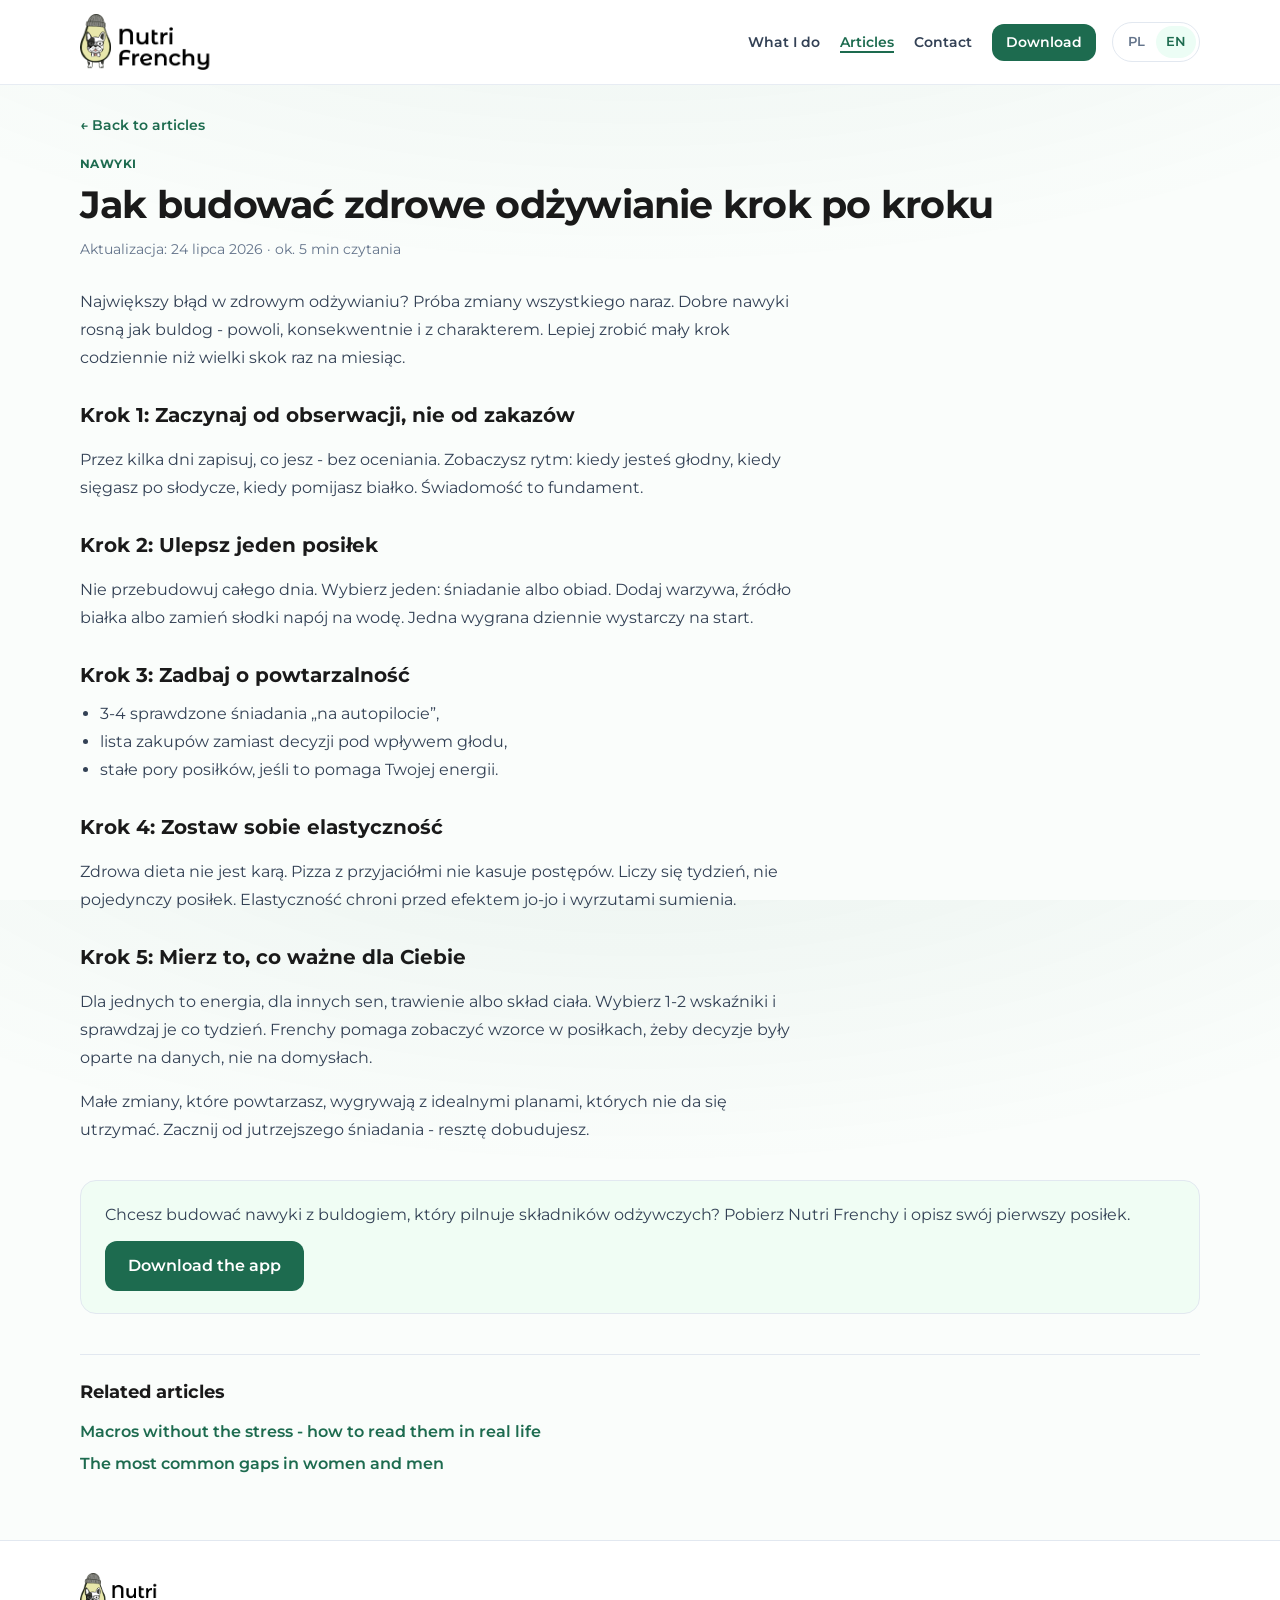
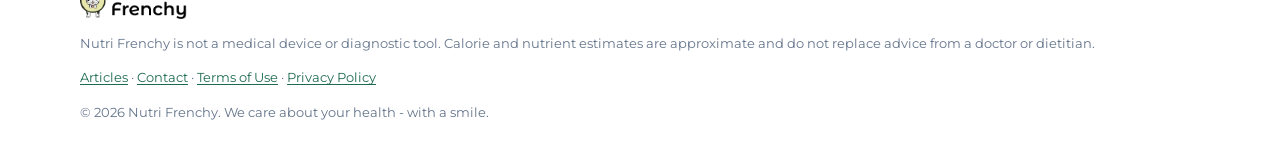
<file: articles/zdrowe-odzywianie-krok-po-kroku/index.html>
<!DOCTYPE html>
<html lang="pl">
<head>
  <meta charset="utf-8" />
  <meta name="viewport" content="width=device-width, initial-scale=1" />
  <title>Zdrowe odżywianie krok po kroku - Nutri Frenchy</title>
  <meta name="description" content="Jak budować zdrowe odżywianie bez rewolucji: małe nawyki, które zostają na dłużej i realnie poprawiają codzienność." />
  <meta name="robots" content="index, follow" />
  <link rel="canonical" href="https://nutrifrenchy.org/articles/zdrowe-odzywianie-krok-po-kroku" />
  <meta property="og:type" content="article" />
  <meta property="og:title" content="Jak budować zdrowe odżywianie krok po kroku" />
  <meta property="og:description" content="Małe zmiany zamiast rewolucji - praktyczny plan zdrowych nawyków żywieniowych." />
  <meta property="og:url" content="https://nutrifrenchy.org/articles/zdrowe-odzywianie-krok-po-kroku" />
  <meta property="og:image" content="https://nutrifrenchy.org/assets/logo-wordmark.png" />
  <link rel="icon" href="/assets/favicon.png" type="image/png" />
  <link rel="preconnect" href="https://fonts.googleapis.com" />
  <link rel="preconnect" href="https://fonts.gstatic.com" crossorigin />
  <link href="https://fonts.googleapis.com/css2?family=Montserrat:wght@400;600;700&display=swap" rel="stylesheet" />
  <link rel="stylesheet" href="/styles.css?v=17" />
  <script type="application/ld+json">
    {
      "@context": "https://schema.org",
      "@type": "Article",
      "headline": "Jak budować zdrowe odżywianie krok po kroku",
      "datePublished": "2026-07-24",
      "dateModified": "2026-07-24",
      "author": { "@type": "Organization", "name": "Nutri Frenchy" },
      "publisher": { "@type": "Organization", "name": "Nutri Frenchy", "url": "https://nutrifrenchy.org/" },
      "mainEntityOfPage": "https://nutrifrenchy.org/articles/zdrowe-odzywianie-krok-po-kroku",
      "inLanguage": "pl",
      "description": "Praktyczny przewodnik budowania zdrowych nawyków żywieniowych."
    }
  </script>
</head>
<body>
  <header class="site-header">
    <div class="container header-inner">
      <a class="brand" href="/" data-i18n-aria="a11y.home" aria-label="Nutri Frenchy - strona główna">
        <img src="/assets/logo-wordmark.png" alt="Nutri Frenchy" class="brand-logo brand-logo--wordmark" width="586" height="244" />
      </a>
      <div class="header-actions">
        <nav class="header-nav" data-i18n-aria="a11y.nav" aria-label="Nawigacja">
          <a href="/#features" data-nav="features" data-i18n="nav.features">Co potrafię</a>
          <a href="/articles" data-nav="articles" data-i18n="footer.articles">Artykuły</a>
          <a href="/contact" data-nav="contact" data-i18n="nav.contact">Kontakt</a>
          <a href="#" data-app-store-link data-nav="download" class="nav-cta" data-i18n="nav.download" target="_blank" rel="noopener noreferrer">Pobierz</a>
        </nav>
        <div class="lang-switch" role="group" data-i18n-aria="a11y.langSwitch" aria-label="Wybierz język">
          <button type="button" class="lang-btn lang-btn--active" data-lang="pl" aria-pressed="true">PL</button>
          <button type="button" class="lang-btn" data-lang="en" aria-pressed="false">EN</button>
        </div>
      </div>
    </div>
  </header>

  <main class="article-page">
    <div class="container">
      <p class="article-back">
        <a href="/articles" data-i18n="articles.backToList">← Wróć do listy artykułów</a>
      </p>
      <header class="article-hero">
        <p class="article-kicker">Nawyki</p>
        <h1>Jak budować zdrowe odżywianie krok po kroku</h1>
        <p class="article-meta">Aktualizacja: 24 lipca 2026 · ok. 5 min czytania</p>
      </header>

      <article class="article-body">
        <p>Największy błąd w zdrowym odżywianiu? Próba zmiany wszystkiego naraz. Dobre nawyki rosną jak buldog - powoli, konsekwentnie i z charakterem. Lepiej zrobić mały krok codziennie niż wielki skok raz na miesiąc.</p>

        <h2>Krok 1: Zaczynaj od obserwacji, nie od zakazów</h2>
        <p>Przez kilka dni zapisuj, co jesz - bez oceniania. Zobaczysz rytm: kiedy jesteś głodny, kiedy sięgasz po słodycze, kiedy pomijasz białko. Świadomość to fundament.</p>

        <h2>Krok 2: Ulepsz jeden posiłek</h2>
        <p>Nie przebudowuj całego dnia. Wybierz jeden: śniadanie albo obiad. Dodaj warzywa, źródło białka albo zamień słodki napój na wodę. Jedna wygrana dziennie wystarczy na start.</p>

        <h2>Krok 3: Zadbaj o powtarzalność</h2>
        <ul>
          <li>3-4 sprawdzone śniadania „na autopilocie”,</li>
          <li>lista zakupów zamiast decyzji pod wpływem głodu,</li>
          <li>stałe pory posiłków, jeśli to pomaga Twojej energii.</li>
        </ul>

        <h2>Krok 4: Zostaw sobie elastyczność</h2>
        <p>Zdrowa dieta nie jest karą. Pizza z przyjaciółmi nie kasuje postępów. Liczy się tydzień, nie pojedynczy posiłek. Elastyczność chroni przed efektem jo-jo i wyrzutami sumienia.</p>

        <h2>Krok 5: Mierz to, co ważne dla Ciebie</h2>
        <p>Dla jednych to energia, dla innych sen, trawienie albo skład ciała. Wybierz 1-2 wskaźniki i sprawdzaj je co tydzień. Frenchy pomaga zobaczyć wzorce w posiłkach, żeby decyzje były oparte na danych, nie na domysłach.</p>

        <p>Małe zmiany, które powtarzasz, wygrywają z idealnymi planami, których nie da się utrzymać. Zacznij od jutrzejszego śniadania - resztę dobudujesz.</p>
      </article>

      <div class="article-cta">
        <p>Chcesz budować nawyki z buldogiem, który pilnuje składników odżywczych? Pobierz Nutri Frenchy i opisz swój pierwszy posiłek.</p>
        <a class="btn btn-primary" href="#" data-app-store-link data-i18n="hero.ctaDownload" target="_blank" rel="noopener noreferrer">Pobierz aplikację</a>
      </div>

      <aside class="article-related">
        <h2 data-i18n="articles.relatedTitle">Powiązane artykuły</h2>
        <ul>
          <li><a href="/articles/makroskladniki-bez-stresu" data-i18n="articles.item1.title">Makroskładniki bez stresu</a></li>
          <li><a href="/articles/niedobory-witamin-i-mineralow" data-i18n="articles.item2.title">Najczęstsze niedobory witamin i minerałów</a></li>
        </ul>
      </aside>
    </div>
  </main>

  <footer class="site-footer">
    <div class="container footer-inner">
      <img src="/assets/logo-wordmark.png" alt="Nutri Frenchy" class="footer-logo" width="586" height="244" />
      <p class="footer-disclaimer" data-i18n="footer.disclaimer">
        Nutri Frenchy nie jest urządzeniem medycznym ani narzędziem diagnostycznym.
        Szacunki kaloryczności i składu odżywczego mają charakter orientacyjny
        i nie zastępują porady lekarza ani dietetyka.
      </p>
      <p class="footer-copy">
        <a class="footer-link" href="/articles" data-i18n="footer.articles">Artykuły</a>
        ·
        <a class="footer-link" href="/contact" data-i18n="footer.contact">Kontakt</a>
        ·
        <a class="footer-link" href="/terms" data-i18n="footer.terms">Regulamin</a>
        ·
        <a class="footer-link" href="/privacy" data-i18n="footer.privacy">Polityka prywatności</a>
      </p>
      <p class="footer-copy">© <span id="year"></span> Nutri Frenchy. <span data-i18n="footer.copy">Dbamy o Twoje zdrowie - z uśmiechem.</span></p>
    </div>
  </footer>
  <script src="/config.js"></script>
  <script src="/i18n.js?v=21"></script>
  <script src="/site-chrome.js"></script>
  <script src="/app.js?v=9"></script>
</body>
</html>
</file>
<file: styles.css>
:root {
  --brand: #1d6b4f;
  --brand-pressed: #165a42;
  --screen: #ffffff;
  --screen-subtle: #fafdfb;
  --action-subtle: #ecfdf5;
  --action-subtle-light: #f0fdf4;
  --selection: #4f46e5;
  --selection-bg: #eef2ff;
  --text-primary: #1a1a1a;
  --text-secondary: #334155;
  --text-muted: #64748b;
  --border-light: #e2e8f0;
  --border-medium: #cbd5e1;
  --error: #c1121f;
  --success: #16a34a;
  --radius-button: 12px;
  --radius-card: 16px;
  --radius-input: 14px;
  --shadow-card: 0 2px 12px rgba(15, 23, 42, 0.07);
  --shadow-soft: 0 8px 32px rgba(29, 107, 79, 0.12);
  --font: "Montserrat", system-ui, -apple-system, sans-serif;
  --container: min(1120px, calc(100% - 40px));
}

/* Tymczasowe ukrycie sekcji / CTA (np. beta). Usuń class + atrybut hidden, żeby przywrócić. */
.is-temporarily-hidden,
[hidden].is-temporarily-hidden {
  display: none !important;
}

*,
*::before,
*::after {
  box-sizing: border-box;
}

html {
  scroll-behavior: smooth;
  height: 100%;
}

body {
  margin: 0;
  min-height: 100%;
  min-height: 100dvh;
  display: flex;
  flex-direction: column;
  font-family: var(--font);
  color: var(--text-primary);
  background:
    radial-gradient(ellipse 80% 50% at 50% -20%, rgba(29, 107, 79, 0.08), transparent),
    var(--screen-subtle);
  line-height: 1.5;
}

main {
  flex: 1 0 auto;
}

img {
  max-width: 100%;
  height: auto;
  display: block;
}

a {
  color: inherit;
  text-decoration: none;
}

.container {
  width: var(--container);
  margin-inline: auto;
}

.card {
  background: var(--screen);
  border: 1px solid var(--border-light);
  border-radius: var(--radius-card);
  box-shadow: var(--shadow-card);
}

.site-header {
  position: sticky;
  top: 0;
  z-index: 20;
  background: #ffffff;
  border-bottom: 1px solid rgba(226, 232, 240, 0.8);
}

.header-inner {
  display: flex;
  align-items: center;
  justify-content: space-between;
  gap: 16px;
  padding: 14px 0;
}

.header-actions {
  display: flex;
  align-items: center;
  gap: 16px;
}

.lang-switch {
  display: inline-flex;
  padding: 3px;
  border: 1px solid var(--border-light);
  border-radius: 999px;
  background: var(--screen);
}

.lang-btn {
  min-width: 40px;
  padding: 6px 10px;
  border: 0;
  border-radius: 999px;
  background: transparent;
  color: var(--text-muted);
  font: inherit;
  font-size: 13px;
  font-weight: 600;
  cursor: pointer;
  transition: background 0.15s ease, color 0.15s ease;
}

.lang-btn:hover {
  color: var(--text-secondary);
}

.lang-btn--active {
  background: var(--action-subtle);
  color: var(--brand);
}

.brand {
  display: inline-flex;
  align-items: center;
  min-width: 0;
}

.brand-logo {
  width: auto;
  height: 44px;
}

.brand-logo--wordmark {
  height: 56px;
  max-width: min(240px, 62vw);
}

.header-nav {
  display: flex;
  align-items: center;
  gap: 20px;
  font-size: 14px;
  font-weight: 600;
  color: var(--text-secondary);
}

.header-nav a:hover {
  color: var(--brand);
}

.nav-cta {
  padding: 8px 14px;
  border-radius: var(--radius-button);
  background: var(--brand);
  color: #fff !important;
}

.nav-cta:hover {
  background: var(--brand-pressed);
}

.header-nav a.nav-link--active:not(.nav-cta) {
  color: var(--brand);
  box-shadow: inset 0 -2px 0 var(--brand);
}

.nav-cta.nav-link--active {
  box-shadow: inset 0 0 0 2px rgba(255, 255, 255, 0.85);
}

[hidden] {
  display: none !important;
}

.hero {
  padding: 40px 0 56px;
}

.hero-grid {
  display: grid;
  grid-template-columns: 1.1fr 0.9fr;
  gap: 24px;
  align-items: center;
}

.eyebrow {
  display: inline-block;
  margin: 0 0 12px;
  padding: 6px 12px;
  border-radius: 999px;
  background: var(--action-subtle);
  color: var(--brand);
  font-size: 14px;
  font-weight: 600;
}

.hero-copy h1 {
  margin: 0 0 12px;
  max-width: none;
  font-size: clamp(2.15rem, 4.8vw, 3.35rem);
  line-height: 1.08;
  letter-spacing: -0.03em;
  text-wrap: balance;
}

.hero-copy .accent {
  color: var(--brand);
}

.hero-intro {
  margin: 0 0 16px;
  font-size: 18px;
  font-weight: 600;
  line-height: 1.5;
  color: var(--brand);
}

.hero-lead {
  margin: 0 0 14px;
  max-width: 38rem;
  font-size: 17px;
  line-height: 1.65;
  color: var(--text-secondary);
}

.hero-lead:last-of-type {
  margin-bottom: 22px;
}

.hero-actions {
  display: flex;
  flex-wrap: wrap;
  gap: 12px;
}

.beta-promo {
  display: flex;
  flex-wrap: wrap;
  align-items: center;
  gap: 10px;
  margin: 0;
  font-size: 14px;
  line-height: 1.5;
  color: var(--text-secondary);
}

.beta-promo--hero {
  margin-top: 16px;
  max-width: 36rem;
}

.beta-promo--download {
  margin-bottom: 14px;
}

.beta-badge {
  display: inline-flex;
  align-items: center;
  padding: 4px 10px;
  border-radius: 999px;
  font-size: 11px;
  font-weight: 700;
  letter-spacing: 0.04em;
  text-transform: uppercase;
  color: var(--brand);
  background: rgba(29, 107, 79, 0.1);
  border: 1px solid rgba(29, 107, 79, 0.22);
  flex-shrink: 0;
}

.btn {
  display: inline-flex;
  align-items: center;
  justify-content: center;
  min-height: 48px;
  padding: 12px 22px;
  border-radius: var(--radius-button);
  border: 1px solid transparent;
  font-size: 16px;
  font-weight: 600;
  cursor: pointer;
  transition: transform 0.15s ease, background 0.15s ease, border-color 0.15s ease;
}

.btn:hover {
  transform: translateY(-1px);
}

.btn-primary {
  background: var(--brand);
  color: #fff;
}

.btn-primary:hover {
  background: var(--brand-pressed);
}

.btn-outline {
  background: var(--screen);
  color: var(--brand);
  border-color: var(--brand);
}

.btn-outline:hover {
  background: var(--action-subtle-light);
}

.btn-full {
  width: 100%;
}

.hero-visual {
  position: relative;
  display: flex;
  justify-content: center;
  align-items: center;
  min-height: 320px;
}

.hero-orbit {
  position: relative;
  display: flex;
  align-items: center;
  justify-content: center;
}

.mascot-glow {
  position: absolute;
  inset: 8% 0 0;
  background: radial-gradient(circle, rgba(29, 107, 79, 0.16), transparent 72%);
  border-radius: 50%;
  filter: blur(8px);
}

.hero-mascot {
  position: relative;
  z-index: 1;
  width: min(260px, 48vw);
  height: auto;
  animation: float 4s ease-in-out infinite;
}

.features {
  padding: 24px 0 72px;
}

.section-head {
  max-width: none;
  margin-bottom: 28px;
}

.section-head h2 {
  margin: 0 0 10px;
  max-width: 52rem;
  font-size: clamp(1.7rem, 3.2vw, 2.25rem);
  letter-spacing: -0.02em;
  text-wrap: balance;
}

.section-head p {
  margin: 0;
  color: var(--text-muted);
  font-size: 16px;
}

.feature-grid {
  display: grid;
  grid-template-columns: repeat(2, minmax(0, 1fr));
  gap: 18px;
}

.feature-card {
  padding: 24px;
  background: var(--screen);
  border: 1px solid var(--border-light);
  border-radius: var(--radius-card);
  box-shadow: var(--shadow-card);
  transition: transform 0.2s ease, box-shadow 0.2s ease;
}

.feature-card:hover {
  transform: translateY(-2px);
  box-shadow: 0 10px 28px rgba(15, 23, 42, 0.08);
}

.feature-card--highlight {
  background: linear-gradient(180deg, var(--action-subtle-light), var(--screen));
  border-color: rgba(29, 107, 79, 0.18);
}

.feature-icon {
  width: 44px;
  height: 44px;
  display: grid;
  place-items: center;
  margin-bottom: 14px;
  border-radius: 12px;
  background: var(--action-subtle);
  font-size: 22px;
}

.feature-card h3 {
  margin: 0 0 8px;
  font-size: 18px;
}

.feature-card p {
  margin: 0;
  color: var(--text-secondary);
  font-size: 15px;
  line-height: 1.6;
}

.quote-band {
  padding: 16px 0 64px;
}

.quote-inner {
  display: flex;
  align-items: center;
  gap: 24px;
  padding: 28px 32px;
  background: var(--selection-bg);
  border: 1px solid #c7d2fe;
  border-radius: var(--radius-card);
}

.quote-mascot {
  flex-shrink: 0;
  width: 72px;
}

.quote-content {
  min-width: 0;
}

.quote-title {
  margin: 0 0 12px;
  font-size: clamp(1.1rem, 2.4vw, 1.35rem);
  font-weight: 600;
}

.quote-inner blockquote {
  margin: 0;
}

.quote-inner blockquote p {
  margin: 0 0 10px;
  font-size: clamp(1rem, 2.2vw, 1.2rem);
  white-space: pre-line;
  line-height: 1.6;
  color: var(--text-secondary);
}

.quote-inner footer {
  font-size: 14px;
  font-weight: 600;
  color: var(--selection);
}

.articles {
  padding: 8px 0 72px;
}

.article-grid {
  display: grid;
  grid-template-columns: repeat(3, minmax(0, 1fr));
  gap: 16px;
}

.article-card {
  padding: 22px;
  border-radius: var(--radius-card);
  border: 1px solid var(--border-light);
  background: var(--screen);
  box-shadow: var(--shadow-card);
}

.article-kicker {
  margin: 0 0 10px;
  color: var(--brand);
  font-size: 12px;
  font-weight: 700;
  text-transform: uppercase;
  letter-spacing: 0.04em;
}

.article-card h3 {
  margin: 0 0 10px;
  font-size: 18px;
  line-height: 1.35;
}

.article-card h3 a {
  color: inherit;
}

.article-card h3 a:hover {
  color: var(--brand);
}

.article-card p {
  margin: 0;
  color: var(--text-secondary);
  font-size: 15px;
  line-height: 1.6;
}

.article-link {
  display: inline-block;
  margin-top: 14px;
  color: var(--brand);
  font-size: 14px;
  font-weight: 600;
}

.article-link:hover {
  text-decoration: underline;
  text-underline-offset: 2px;
}

.article-page {
  padding: 28px 0 64px;
}

.article-page .article-back {
  margin: 0 0 18px;
}

.article-page .article-back a {
  color: var(--brand);
  font-weight: 600;
  text-decoration: none;
  font-size: 14px;
}

.article-page .article-back a:hover {
  text-decoration: underline;
}

.article-page .article-hero {
  margin-bottom: 28px;
}

.article-page .article-hero h1 {
  margin: 8px 0 12px;
  font-size: clamp(1.7rem, 4vw, 2.4rem);
  line-height: 1.15;
  letter-spacing: -0.02em;
}

.article-page .article-meta {
  margin: 0;
  color: var(--text-muted);
  font-size: 14px;
}

.article-page .article-body {
  max-width: 720px;
}

.article-page .article-body h2 {
  margin: 28px 0 10px;
  font-size: 1.25rem;
}

.article-page .article-body p,
.article-page .article-body li {
  color: var(--text-secondary);
  line-height: 1.75;
}

.article-page .article-body ul {
  margin: 0 0 16px;
  padding-left: 20px;
}

.article-page .article-cta {
  margin-top: 36px;
  padding: 22px 24px;
  border-radius: var(--radius-card);
  border: 1px solid var(--border-light);
  background: var(--action-subtle-light);
}

.article-page .article-cta p {
  margin: 0 0 14px;
  color: var(--text-secondary);
}

.article-page .article-related {
  margin-top: 40px;
  padding-top: 24px;
  border-top: 1px solid var(--border-light);
}

.article-page .article-related h2 {
  margin: 0 0 14px;
  font-size: 1.1rem;
}

.article-page .article-related ul {
  margin: 0;
  padding: 0;
  list-style: none;
}

.article-page .article-related li + li {
  margin-top: 8px;
}

.article-page .article-related a {
  color: var(--brand);
  font-weight: 600;
}

.beta {
  padding: 16px 0 72px;
}

.beta-grid {
  display: grid;
  grid-template-columns: 1.15fr 0.85fr;
  gap: 24px;
  align-items: start;
}

.beta-copy h2 {
  margin: 0 0 12px;
  max-width: none;
  font-size: clamp(1.7rem, 3.2vw, 2.15rem);
  text-wrap: balance;
}

.beta-copy > p {
  margin: 0 0 14px;
  color: var(--text-secondary);
  line-height: 1.65;
}

.beta-perks {
  margin: 0;
  padding-left: 0;
  list-style: none;
  color: var(--text-secondary);
}

.beta-perks li + li {
  margin-top: 8px;
}

.beta-form {
  padding: 18px 18px 16px;
  align-self: start;
}

.beta-form label {
  display: block;
  margin-bottom: 6px;
  font-size: 14px;
  font-weight: 600;
  color: var(--text-secondary);
}

.beta-form input {
  width: 100%;
  margin-bottom: 12px;
  padding: 11px 14px;
  border: 1px solid var(--border-light);
  border-radius: var(--radius-input);
  font: inherit;
  font-size: 16px;
  color: var(--text-primary);
  background: var(--screen);
}

.beta-form input:focus {
  outline: 2px solid rgba(79, 70, 229, 0.35);
  border-color: var(--selection);
}

.form-message {
  min-height: 0;
  margin: 0;
  font-size: 14px;
}

.form-message:not(:empty) {
  margin-top: 10px;
}

.form-message.success {
  color: var(--success);
}

.form-message.error {
  color: var(--error);
}

.form-note {
  margin: 10px 0 0;
  font-size: 12px;
  line-height: 1.5;
  color: var(--text-muted);
}

.download {
  padding: 0 0 80px;
}

.download-inner {
  display: grid;
  grid-template-columns: minmax(0, 1fr) auto;
  align-items: center;
  gap: 40px;
  padding: 36px 40px;
  background: linear-gradient(135deg, var(--action-subtle-light), var(--screen));
}

.download-copy {
  min-width: 0;
}

.download-copy h2 {
  margin: 0 0 14px;
  font-size: clamp(1.5rem, 3vw, 1.9rem);
}

.download-copy p {
  margin: 0;
  max-width: none;
  font-size: clamp(16px, 2.2vw, 18px);
  color: var(--text-secondary);
  line-height: 1.7;
}

.store-buttons {
  display: flex;
  flex-shrink: 0;
  flex-direction: column;
  gap: 12px;
  min-width: 220px;
}

.store-btn {
  display: flex;
  flex-direction: column;
  padding: 12px 18px;
  border-radius: var(--radius-button);
  border: 1px solid var(--border-medium);
  background: var(--text-primary);
  color: #fff;
  transition: transform 0.15s ease, opacity 0.15s ease;
}

.store-btn:hover {
  transform: translateY(-1px);
  opacity: 0.92;
}

.store-btn-label {
  font-size: 11px;
  opacity: 0.85;
}

.store-btn-name {
  font-size: 18px;
  font-weight: 700;
}

.store-btn--google {
  background: #000;
}

.site-footer {
  flex-shrink: 0;
  padding: 32px 0 40px;
  border-top: 1px solid var(--border-light);
  background: var(--screen);
}

.footer-inner {
  display: grid;
  gap: 14px;
  justify-items: start;
}

.footer-logo {
  width: auto;
  height: 46px;
}

.footer-disclaimer,
.footer-copy {
  margin: 0;
  width: 100%;
  max-width: none;
  font-size: 13px;
  line-height: 1.6;
  color: var(--text-muted);
}

.footer-link {
  color: var(--brand);
  text-decoration: underline;
  text-underline-offset: 2px;
}

@keyframes float {
  0%,
  100% {
    transform: translateY(0);
  }
  50% {
    transform: translateY(-10px);
  }
}

@media (max-width: 900px) {
  .hero-grid,
  .article-grid,
  .beta-grid,
  .download-inner {
    grid-template-columns: 1fr;
  }

  .hero-visual {
    order: -1;
    min-height: 280px;
  }

  .feature-grid {
    grid-template-columns: 1fr;
  }

  .quote-inner {
    flex-direction: column;
    text-align: center;
  }

  .download-inner {
    flex-direction: column;
    align-items: stretch;
  }

  .store-buttons {
    width: 100%;
  }
}

@media (max-width: 640px) {
  .header-nav a:not(.nav-cta) {
    display: none;
  }

  .header-actions {
    gap: 10px;
  }

  .lang-btn {
    min-width: 36px;
    padding: 6px 8px;
  }

  .hero {
    padding-top: 24px;
  }

  .hero-actions {
    flex-direction: column;
  }

  .hero-actions .btn {
    width: 100%;
  }
}

.contact-page {
  padding: 28px 0 56px;
}

.contact-layout {
  max-width: 640px;
}

.contact-header h1 {
  margin: 0 0 6px;
  font-size: clamp(1.8rem, 3.5vw, 2.25rem);
}

.contact-subtitle {
  margin: 0 0 20px;
  color: var(--text-secondary);
}

.contact-form {
  padding: 20px;
  display: flex;
  flex-direction: column;
  gap: 12px;
}

.contact-form label {
  font-size: 14px;
  font-weight: 600;
  color: var(--text-secondary);
}

.contact-form input[type="email"],
.contact-form textarea {
  width: 100%;
  padding: 12px 14px;
  border: 1px solid var(--border-light);
  border-radius: var(--radius-input);
  font: inherit;
  font-size: 16px;
  color: var(--text-primary);
  background: var(--screen);
}

.contact-form textarea {
  min-height: 140px;
  resize: vertical;
  line-height: 1.55;
}

.contact-form input:focus,
.contact-form textarea:focus {
  outline: 2px solid rgba(79, 70, 229, 0.35);
  border-color: var(--selection);
}

.contact-speech-row {
  display: flex;
  align-items: flex-start;
  gap: 6px;
  margin-bottom: 4px;
}

.contact-mascot {
  width: 80px;
  height: auto;
  flex-shrink: 0;
}

.contact-bubble-wrap {
  flex: 1;
  display: flex;
  align-items: flex-start;
  margin-top: 10px;
}

.contact-bubble-tail {
  width: 0;
  height: 0;
  border-top: 7px solid transparent;
  border-bottom: 7px solid transparent;
  border-right: 10px solid var(--screen-subtle);
  margin-top: 10px;
  flex-shrink: 0;
}

.contact-bubble {
  flex: 1;
  background: var(--screen-subtle);
  border-radius: 14px;
  border-top-left-radius: 4px;
  padding: 12px;
}

.contact-bubble p {
  margin: 0;
  font-size: 14px;
  line-height: 1.55;
  color: var(--text-secondary);
  white-space: pre-line;
}

.contact-image-toolbar {
  display: flex;
  align-items: center;
}

.contact-icon-btn {
  display: inline-flex;
  align-items: center;
  justify-content: center;
  width: 40px;
  height: 40px;
  padding: 0;
  border: 1px solid var(--border-light);
  border-radius: 12px;
  background: var(--screen);
  color: var(--text-secondary);
  cursor: pointer;
  transition: border-color 0.15s ease, color 0.15s ease, background 0.15s ease;
}

.contact-icon-btn:hover {
  border-color: var(--border-medium);
  color: var(--text-primary);
  background: var(--screen-subtle);
}

.contact-icon-btn svg {
  width: 18px;
  height: 18px;
  display: block;
}

.contact-icon-btn--danger {
  border-color: rgba(193, 18, 31, 0.35);
  color: var(--error);
}

.contact-icon-btn--danger:hover {
  background: rgba(193, 18, 31, 0.06);
  color: var(--error);
}

.contact-image-add {
  display: inline-flex;
  align-items: center;
  gap: 8px;
  padding: 10px 14px;
  border: 1.5px dashed var(--border-light);
  border-radius: var(--radius-input);
  background: transparent;
  color: var(--text-secondary);
  font: inherit;
  font-size: 14px;
  cursor: pointer;
}

.contact-image-add:hover {
  border-color: var(--border-medium);
  color: var(--text-primary);
}

.contact-image-preview {
  display: flex;
  flex-direction: column;
  gap: 8px;
}

.contact-image-preview img {
  width: 100%;
  max-height: 200px;
  object-fit: cover;
  border-radius: var(--radius-input);
  background: var(--screen-subtle);
}

.contact-image-actions {
  display: flex;
  flex-wrap: wrap;
  gap: 8px;
}

.contact-image-pill {
  padding: 6px 12px;
  border: 1px solid var(--border-light);
  border-radius: 999px;
  background: var(--screen);
  color: var(--text-secondary);
  font: inherit;
  font-size: 13px;
  font-weight: 600;
  cursor: pointer;
}

.contact-image-pill--danger {
  border-color: rgba(193, 18, 31, 0.35);
  color: var(--error);
}

.contact-form[hidden],
.contact-success[hidden],
.contact-image-preview[hidden],
.contact-image-toolbar[hidden] {
  display: none !important;
}

.contact-success {
  display: flex;
  align-items: flex-start;
  gap: 12px;
  padding: 20px;
  margin-bottom: 16px;
}

.contact-success-icon {
  display: inline-flex;
  align-items: center;
  justify-content: center;
  width: 28px;
  height: 28px;
  border-radius: 50%;
  background: rgba(22, 163, 74, 0.12);
  color: var(--success);
  font-weight: 700;
  flex-shrink: 0;
}

.contact-success p {
  margin: 0;
  color: var(--text-secondary);
  line-height: 1.55;
}

.sr-only {
  position: absolute;
  width: 1px;
  height: 1px;
  padding: 0;
  margin: -1px;
  overflow: hidden;
  clip: rect(0, 0, 0, 0);
  white-space: nowrap;
  border: 0;
}

.legal-page {
  padding: 32px 0 56px;
}

.legal-header {
  margin-bottom: 20px;
}

.legal-stamp {
  margin: 0;
  color: var(--text-secondary);
  font-size: 0.9rem;
}

.legal-card {
  margin-bottom: 18px;
}

.legal-card h1 {
  margin: 0 0 8px;
  font-size: clamp(1.55rem, 3vw, 2rem);
  line-height: 1.2;
}

.legal-card h3 {
  margin: 18px 0 8px;
  font-size: 1rem;
}

.legal-card p,
.legal-card li {
  margin: 0 0 8px;
  line-height: 1.6;
}

.legal-card ul {
  margin: 0 0 10px 18px;
  padding: 0;
}

.legal-card a {
  color: var(--brand);
}
</file>
